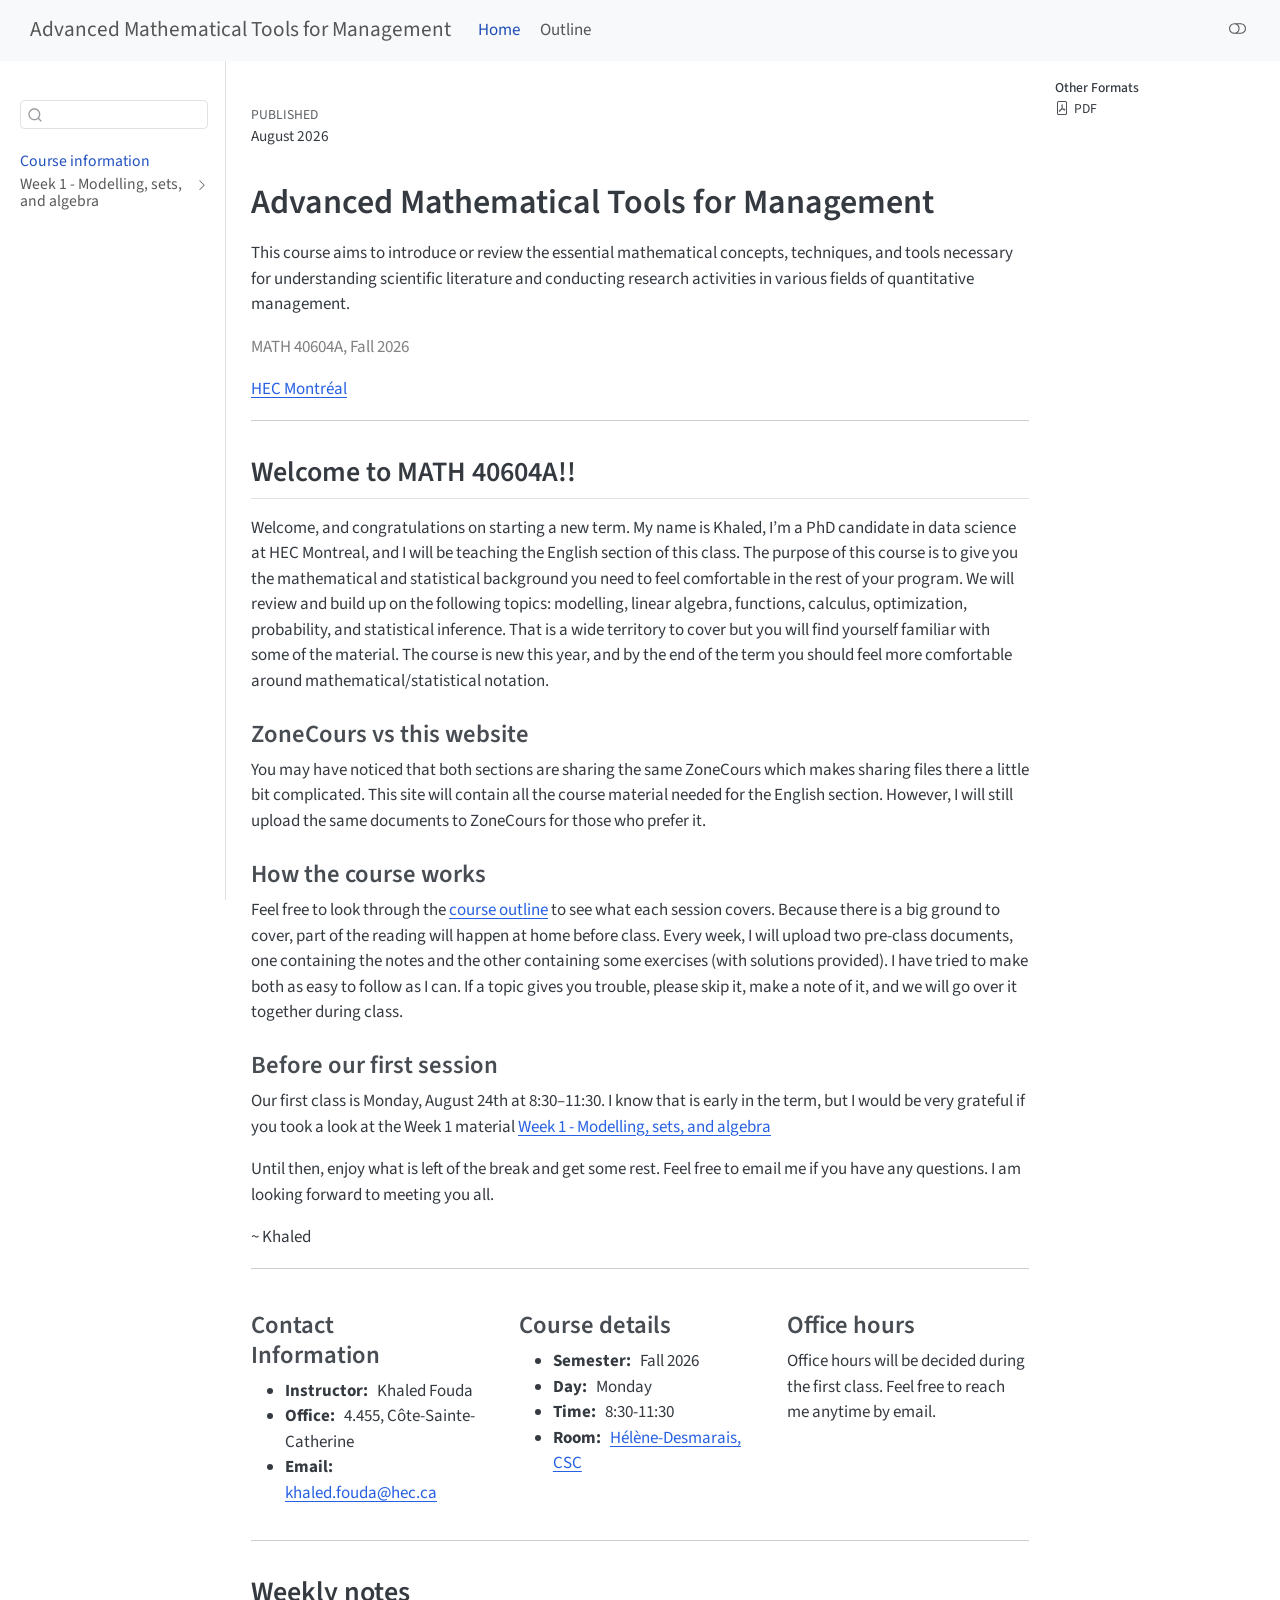
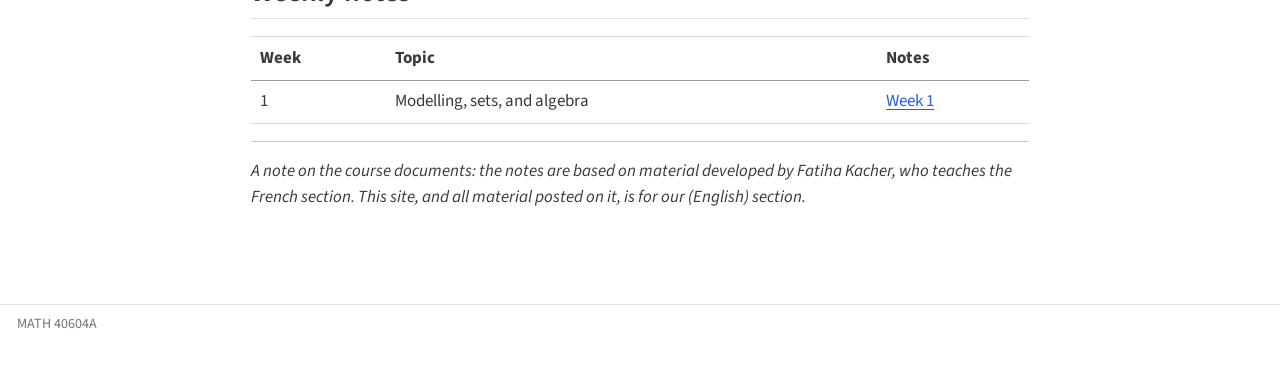
<file: index.html>
<!DOCTYPE html>
<html xmlns="http://www.w3.org/1999/xhtml" lang="en" xml:lang="en"><head>

<meta charset="utf-8">
<meta name="generator" content="quarto-1.10.18">

<meta name="viewport" content="width=device-width, initial-scale=1.0, user-scalable=yes">


<title>Advanced Mathematical Tools for Management</title>
<style>
/* Default styles provided by pandoc.
** See https://pandoc.org/MANUAL.html#variables-for-html for config info.
*/
span.smallcaps{font-variant: small-caps;}
div.columns{display: flex; gap: 1.5em;}
div.column{flex: auto;}
@media screen {
div.columns{gap: min(4vw, 1.5em);}
div.column{overflow-x: auto;}
}
div.hanging-indent{margin-left: 1.5em; text-indent: -1.5em;}
ul.task-list{list-style: none;}
ul.task-list li input[type="checkbox"] {
  width: 0.8em;
  margin: 0 0.8em 0.2em -1em; /* quarto-specific, see https://github.com/quarto-dev/quarto-cli/issues/4556 */ 
  vertical-align: middle;
}
</style>


<script src="site_libs/quarto-nav/quarto-nav.js"></script>
<script src="site_libs/quarto-nav/headroom.min.js"></script>
<script src="site_libs/clipboard/clipboard.min.js"></script>
<script src="site_libs/quarto-search/autocomplete.umd.js"></script>
<script src="site_libs/quarto-search/fuse.min.js"></script>
<script src="site_libs/quarto-search/quarto-search.js"></script>
<meta name="quarto:offset" content="./">
<script src="site_libs/quarto-html/quarto.js" type="module"></script>
<script src="site_libs/quarto-html/tabsets/tabsets.js" type="module"></script>
<script src="site_libs/quarto-html/popper.min.js"></script>
<script src="site_libs/quarto-html/tippy.umd.min.js"></script>
<script src="site_libs/quarto-html/anchor.min.js"></script>
<link href="site_libs/quarto-html/tippy.css" rel="stylesheet">
<link href="site_libs/quarto-html/quarto-syntax-highlighting-64a204ab8560d761af7679ceaba22944.css" rel="stylesheet" class="quarto-color-scheme" id="quarto-text-highlighting-styles">
<link href="site_libs/quarto-html/quarto-syntax-highlighting-dark-b85bc7c33db8c58e0ec93c3465666fed.css" rel="stylesheet" class="quarto-color-scheme quarto-color-alternate" id="quarto-text-highlighting-styles">
<link href="site_libs/quarto-html/quarto-syntax-highlighting-64a204ab8560d761af7679ceaba22944.css" rel="stylesheet" class="quarto-color-scheme-extra" id="quarto-text-highlighting-styles">
<script src="site_libs/bootstrap/bootstrap.min.js"></script>
<link href="site_libs/bootstrap/bootstrap-icons.css" rel="stylesheet">
<link href="site_libs/bootstrap/bootstrap-fcc7a1606f154e4ee54e016228565702.min.css" rel="stylesheet" append-hash="true" class="quarto-color-scheme" id="quarto-bootstrap" data-mode="light">
<link href="site_libs/bootstrap/bootstrap-dark-13b566219d82acbe343ece5a423bc09d.min.css" rel="stylesheet" append-hash="true" class="quarto-color-scheme quarto-color-alternate" id="quarto-bootstrap" data-mode="dark">
<link href="site_libs/bootstrap/bootstrap-fcc7a1606f154e4ee54e016228565702.min.css" rel="stylesheet" append-hash="true" class="quarto-color-scheme-extra" id="quarto-bootstrap" data-mode="light">
<link href="site_libs/quarto-contrib/fontawesome6-6.7.2/all.min.css" rel="stylesheet">
<link href="site_libs/quarto-contrib/fontawesome6-6.7.2/latex-fontsize.css" rel="stylesheet">
<script id="quarto-search-options" type="application/json">{
  "location": "sidebar",
  "copy-button": false,
  "collapse-after": 3,
  "panel-placement": "start",
  "type": "textbox",
  "limit": 50,
  "keyboard-shortcut": [
    "f",
    "/",
    "s"
  ],
  "language": {
    "search-no-results-text": "No results",
    "search-matching-documents-text": "matching documents",
    "search-copy-link-title": "Copy link to search",
    "search-hide-matches-text": "Hide additional matches",
    "search-more-match-text": "more match in this document",
    "search-more-matches-text": "more matches in this document",
    "search-clear-button-title": "Clear",
    "search-text-placeholder": "",
    "search-detached-cancel-button-title": "Cancel",
    "search-submit-button-title": "Submit",
    "search-label": "Search"
  }
}</script>


</head>

<body class="nav-sidebar docked nav-fixed quarto-light"><script id="quarto-html-before-body" type="application/javascript">
    const toggleBodyColorMode = (bsSheetEl) => {
      const mode = bsSheetEl.getAttribute("data-mode");
      const bodyEl = window.document.querySelector("body");
      if (mode === "dark") {
        bodyEl.classList.add("quarto-dark");
        bodyEl.classList.remove("quarto-light");
      } else {
        bodyEl.classList.add("quarto-light");
        bodyEl.classList.remove("quarto-dark");
      }
    }
    const toggleBodyColorPrimary = () => {
      const bsSheetEl = window.document.querySelector("link#quarto-bootstrap:not([rel=disabled-stylesheet])");
      if (bsSheetEl) {
        toggleBodyColorMode(bsSheetEl);
      }
    }
    const setColorSchemeToggle = (alternate) => {
      const toggles = window.document.querySelectorAll('.quarto-color-scheme-toggle');
      for (let i=0; i < toggles.length; i++) {
        const toggle = toggles[i];
        if (toggle) {
          if (alternate) {
            toggle.classList.add("alternate");
          } else {
            toggle.classList.remove("alternate");
          }
        }
      }
    };
    const toggleColorMode = (alternate) => {
      // Switch the stylesheets
      const primaryStylesheets = window.document.querySelectorAll('link.quarto-color-scheme:not(.quarto-color-alternate)');
      const alternateStylesheets = window.document.querySelectorAll('link.quarto-color-scheme.quarto-color-alternate');
      manageTransitions('#quarto-margin-sidebar .nav-link', false);
      if (alternate) {
        // note: dark is layered on light, we don't disable primary!
        enableStylesheet(alternateStylesheets);
        for (const sheetNode of alternateStylesheets) {
          if (sheetNode.id === "quarto-bootstrap") {
            toggleBodyColorMode(sheetNode);
          }
        }
      } else {
        disableStylesheet(alternateStylesheets);
        enableStylesheet(primaryStylesheets)
        toggleBodyColorPrimary();
      }
      manageTransitions('#quarto-margin-sidebar .nav-link', true);
      // Switch the toggles
      setColorSchemeToggle(alternate)
      // Hack to workaround the fact that safari doesn't
      // properly recolor the scrollbar when toggling (#1455)
      if (navigator.userAgent.indexOf('Safari') > 0 && navigator.userAgent.indexOf('Chrome') == -1) {
        manageTransitions("body", false);
        window.scrollTo(0, 1);
        setTimeout(() => {
          window.scrollTo(0, 0);
          manageTransitions("body", true);
        }, 40);
      }
    }
    const disableStylesheet = (stylesheets) => {
      for (let i=0; i < stylesheets.length; i++) {
        const stylesheet = stylesheets[i];
        stylesheet.rel = 'disabled-stylesheet';
      }
    }
    const enableStylesheet = (stylesheets) => {
      for (let i=0; i < stylesheets.length; i++) {
        const stylesheet = stylesheets[i];
        if(stylesheet.rel !== 'stylesheet') { // for Chrome, which will still FOUC without this check
          stylesheet.rel = 'stylesheet';
        }
      }
    }
    const manageTransitions = (selector, allowTransitions) => {
      const els = window.document.querySelectorAll(selector);
      for (let i=0; i < els.length; i++) {
        const el = els[i];
        if (allowTransitions) {
          el.classList.remove('notransition');
        } else {
          el.classList.add('notransition');
        }
      }
    }
    const isFileUrl = () => {
      return window.location.protocol === 'file:';
    }
    const hasAlternateSentinel = () => {
      let styleSentinel = getColorSchemeSentinel();
      if (styleSentinel !== null) {
        return styleSentinel === "alternate";
      } else {
        return false;
      }
    }
    const setStyleSentinel = (alternate) => {
      const value = alternate ? "alternate" : "default";
      if (!isFileUrl()) {
        window.localStorage.setItem("quarto-color-scheme", value);
      } else {
        localAlternateSentinel = value;
      }
    }
    const getColorSchemeSentinel = () => {
      if (!isFileUrl()) {
        const storageValue = window.localStorage.getItem("quarto-color-scheme");
        return storageValue != null ? storageValue : localAlternateSentinel;
      } else {
        return localAlternateSentinel;
      }
    }
    const toggleGiscusIfUsed = (isAlternate, darkModeDefault) => {
      const baseTheme = document.querySelector('#giscus-base-theme')?.value ?? 'light';
      const alternateTheme = document.querySelector('#giscus-alt-theme')?.value ?? 'dark';
      let newTheme = '';
      if(authorPrefersDark) {
        newTheme = isAlternate ? baseTheme : alternateTheme;
      } else {
        newTheme = isAlternate ? alternateTheme : baseTheme;
      }
      const changeGiscusTheme = () => {
        // From: https://github.com/giscus/giscus/issues/336
        const sendMessage = (message) => {
          const iframe = document.querySelector('iframe.giscus-frame');
          if (!iframe) return;
          iframe.contentWindow.postMessage({ giscus: message }, 'https://giscus.app');
        }
        sendMessage({
          setConfig: {
            theme: newTheme
          }
        });
      }
      const isGiscussLoaded = window.document.querySelector('iframe.giscus-frame') !== null;
      if (isGiscussLoaded) {
        changeGiscusTheme();
      }
    };
    const authorPrefersDark = false;
    const darkModeDefault = authorPrefersDark;
      document.querySelector('link#quarto-text-highlighting-styles.quarto-color-scheme-extra').rel = 'disabled-stylesheet';
      document.querySelector('link#quarto-bootstrap.quarto-color-scheme-extra').rel = 'disabled-stylesheet';
    let localAlternateSentinel = darkModeDefault ? 'alternate' : 'default';
    // Dark / light mode switch
    window.quartoToggleColorScheme = () => {
      // Read the current dark / light value
      let toAlternate = !hasAlternateSentinel();
      toggleColorMode(toAlternate);
      setStyleSentinel(toAlternate);
      toggleGiscusIfUsed(toAlternate, darkModeDefault);
      window.dispatchEvent(new Event('resize'));
    };
    // Switch to dark mode if need be
    if (hasAlternateSentinel()) {
      toggleColorMode(true);
    } else {
      toggleColorMode(false);
    }
  </script>

<div id="quarto-search-results"></div>
  <header id="quarto-header" class="headroom fixed-top">
    <nav class="navbar navbar-expand-lg " data-bs-theme="dark">
      <div class="navbar-container container-fluid">
      <div class="navbar-brand-container mx-auto">
    <a class="navbar-brand" href="./index.html">
    <span class="navbar-title">Advanced Mathematical Tools for Management</span>
    </a>
  </div>
          <button class="navbar-toggler" type="button" data-bs-toggle="collapse" data-bs-target="#navbarCollapse" aria-controls="navbarCollapse" role="menu" aria-expanded="false" aria-label="Toggle navigation" onclick="if (window.quartoToggleHeadroom) { window.quartoToggleHeadroom(); }">
  <span class="navbar-toggler-icon"></span>
</button>
          <div class="collapse navbar-collapse" id="navbarCollapse">
            <ul class="navbar-nav navbar-nav-scroll me-auto">
  <li class="nav-item">
    <a class="nav-link active" href="./index.html" aria-current="page"> 
<span class="menu-text">Home</span></a>
  </li>  
  <li class="nav-item">
    <a class="nav-link" href="./outline.html"> 
<span class="menu-text">Outline</span></a>
  </li>  
</ul>
          </div> <!-- /navcollapse -->
            <div class="quarto-navbar-tools">
  <a href="" class="quarto-color-scheme-toggle quarto-navigation-tool  px-1" onclick="window.quartoToggleColorScheme(); return false;" title="Toggle dark mode"><i class="bi"></i></a>
</div>
      </div> <!-- /container-fluid -->
    </nav>
  <nav class="quarto-secondary-nav">
    <div class="container-fluid d-flex">
      <button type="button" class="quarto-btn-toggle btn" data-bs-toggle="collapse" role="button" data-bs-target=".quarto-sidebar-collapse-item" aria-controls="quarto-sidebar" aria-expanded="false" aria-label="Toggle sidebar navigation" onclick="if (window.quartoToggleHeadroom) { window.quartoToggleHeadroom(); }">
        <i class="bi bi-layout-text-sidebar-reverse"></i>
      </button>
        <nav class="quarto-page-breadcrumbs" aria-label="breadcrumb"><ol class="breadcrumb"><li class="breadcrumb-item"><a href="./index.html">Course information</a></li></ol></nav>
        <a class="flex-grow-1" role="navigation" data-bs-toggle="collapse" data-bs-target=".quarto-sidebar-collapse-item" aria-controls="quarto-sidebar" aria-expanded="false" aria-label="Toggle sidebar navigation" onclick="if (window.quartoToggleHeadroom) { window.quartoToggleHeadroom(); }">      
        </a>
      <button type="button" class="btn quarto-search-button" aria-label="Search" onclick="window.quartoOpenSearch();">
        <i class="bi bi-search"></i>
      </button>
    </div>
  </nav>
</header>
<!-- content -->
<div id="quarto-content" class="quarto-container page-columns page-rows-contents page-layout-full page-navbar">
<!-- sidebar -->
  <nav id="quarto-sidebar" class="sidebar collapse collapse-horizontal quarto-sidebar-collapse-item sidebar-navigation docked overflow-auto">
        <div class="mt-2 flex-shrink-0 align-items-center">
        <div class="sidebar-search">
        <div id="quarto-search" class="" title="Search"></div>
        </div>
        </div>
    <div class="sidebar-menu-container"> 
    <ul class="list-unstyled mt-1">
        <li class="sidebar-item">
  <div class="sidebar-item-container"> 
  <a href="./index.html" class="sidebar-item-text sidebar-link active">
 <span class="menu-text">Course information</span></a>
  </div>
</li>
        <li class="sidebar-item sidebar-item-section">
      <div class="sidebar-item-container"> 
            <a href="./weeks/w01/index.html" class="sidebar-item-text sidebar-link">
 <span class="menu-text">Week 1 - Modelling, sets, and algebra</span></a>
          <a class="sidebar-item-toggle text-start collapsed" data-bs-toggle="collapse" data-bs-target="#quarto-sidebar-section-1" role="navigation" aria-expanded="false" aria-label="Toggle section">
            <i class="bi bi-chevron-right ms-2"></i>
          </a> 
      </div>
      <ul id="quarto-sidebar-section-1" class="collapse list-unstyled sidebar-section depth1 ">  
          <li class="sidebar-item">
  <div class="sidebar-item-container"> 
  <a href="./weeks/w01/w01-1-preclass.html" class="sidebar-item-text sidebar-link">
 <span class="menu-text">Week 1 - Pre-class notes</span></a>
  </div>
</li>
          <li class="sidebar-item">
  <div class="sidebar-item-container"> 
  <a href="./weeks/w01/w01-2-preclass-ex.html" class="sidebar-item-text sidebar-link">
 <span class="menu-text">Week 1 - Pre-class exercises</span></a>
  </div>
</li>
          <li class="sidebar-item">
  <div class="sidebar-item-container"> 
  <a href="./weeks/w01/w01-3-slides.pdf" class="sidebar-item-text sidebar-link">
 <span class="menu-text">Week 1 - Lecture slides (unannotated)</span></a>
  </div>
</li>
          <li class="sidebar-item">
  <div class="sidebar-item-container"> 
  <a href="./weeks/w01/w01-4-tutorial.html" class="sidebar-item-text sidebar-link">
 <span class="menu-text">Week 1 - Tutorial exercises</span></a>
  </div>
</li>
      </ul>
  </li>
    </ul>
    </div>
</nav>
<div id="quarto-sidebar-glass" class="quarto-sidebar-collapse-item" data-bs-toggle="collapse" data-bs-target=".quarto-sidebar-collapse-item"></div>
<!-- margin-sidebar -->
    <div id="quarto-margin-sidebar" class="sidebar margin-sidebar">
    <div class="quarto-alternate-formats"><h2>Other Formats</h2><ul><li><a href="index.pdf"><i class="bi bi-file-pdf"></i>PDF</a></li></ul></div></div>
<!-- main -->
<main class="content column-body" id="quarto-document-content">


<header id="title-block-header" class="quarto-title-block default">
<div class="quarto-title">
</div>



<div class="quarto-title-meta column-body">

    
    <div>
    <div class="quarto-title-meta-heading">Published</div>
    <div class="quarto-title-meta-contents">
      <p class="date">August 2026</p>
    </div>
  </div>
  
    
  </div>
  


</header>


<section id="b58fc729-690b-4000-b19f-365a4093b2ff7b7b3c2076617220636f757273652e7469746c653e7d7d" class="level1 unnumbered">
<h1 class="unnumbered">Advanced Mathematical Tools for Management</h1>
<p>This course aims to introduce or review the essential mathematical concepts, techniques, and tools necessary for understanding scientific literature and conducting research activities in various fields of quantitative management.</p>
<div style="color: gray;">
<p>MATH 40604A, Fall 2026</p>
<p><a href="https://www.hec.ca">HEC Montréal</a></p>
</div>
<hr>
<section id="welcome-to-math-40604a" class="level2 unnumbered">
<h2 class="unnumbered anchored" data-anchor-id="welcome-to-math-40604a">Welcome to MATH 40604A!!</h2>
<p>Welcome, and congratulations on starting a new term. My name is Khaled, I’m a PhD candidate in data science at HEC Montreal, and I will be teaching the English section of this class. The purpose of this course is to give you the mathematical and statistical background you need to feel comfortable in the rest of your program. We will review and build up on the following topics: modelling, linear algebra, functions, calculus, optimization, probability, and statistical inference. That is a wide territory to cover but you will find yourself familiar with some of the material. The course is new this year, and by the end of the term you should feel more comfortable around mathematical/statistical notation.</p>
<section id="zonecours-vs-this-website" class="level3 unnumbered">
<h3 class="unnumbered anchored" data-anchor-id="zonecours-vs-this-website">ZoneCours vs this website</h3>
<p>You may have noticed that both sections are sharing the same ZoneCours which makes sharing files there a little bit complicated. This site will contain all the course material needed for the English section. However, I will still upload the same documents to ZoneCours for those who prefer it.</p>
</section>
<section id="how-the-course-works" class="level3 unnumbered">
<h3 class="unnumbered anchored" data-anchor-id="how-the-course-works">How the course works</h3>
<p>Feel free to look through the <a href="https://khaledfouda.github.io/MATH40604/outline.html">course outline</a> to see what each session covers. Because there is a big ground to cover, part of the reading will happen at home before class. Every week, I will upload two pre-class documents, one containing the notes and the other containing some exercises (with solutions provided). I have tried to make both as easy to follow as I can. If a topic gives you trouble, please skip it, make a note of it, and we will go over it together during class.</p>
</section>
<section id="before-our-first-session" class="level3 unnumbered">
<h3 class="unnumbered anchored" data-anchor-id="before-our-first-session">Before our first session</h3>
<p>Our first class is Monday, August 24th at 8:30–11:30. I know that is early in the term, but I would be very grateful if you took a look at the Week 1 material <a href="https://khaledfouda.github.io/MATH40604/weeks/w01/index.html">Week 1 - Modelling, sets, and algebra</a></p>
<p>Until then, enjoy what is left of the break and get some rest. Feel free to email me if you have any questions. I am looking forward to meeting you all.</p>
<p>~ Khaled</p>
<hr>
<div class="home">
<div class="grid">
<!-- ::: {.g-col-12 .g-col-md-4} -->
<!-- ### Instructor {.unnumbered} -->
<!-- -  &nbsp; Khaled Fouda -->
<!-- -  &nbsp; 4.455, Côte-Sainte-Catherine -->
<!-- -  &nbsp; <a href='mailto:khaled.fouda@hec.ca'>khaled.fouda@hec.ca</a> -->
<!-- ::: -->
<!-- ::: {.g-col-12 .g-col-sm-6 .g-col-md-4} -->
<!-- ### Course details {.unnumbered} -->
<!-- -  &nbsp; Fall 2026 -->
<!-- -  &nbsp; Monday -->
<!-- -  &nbsp; 8:30-11:30 -->
<!-- -  &nbsp; Hélène-Desmarais, CSC -->
<!-- ::: -->
<section id="contact-information" class="level3 unnumbered g-col-12 g-col-md-4">
<h3 class="unnumbered anchored" data-anchor-id="contact-information">Contact Information</h3>
<ul>
<li><strong>Instructor:</strong> &nbsp; Khaled Fouda</li>
<li><strong>Office:</strong> &nbsp; 4.455, Côte-Sainte-Catherine</li>
<li><strong>Email:</strong> &nbsp; <a href="mailto:khaled.fouda@hec.ca">khaled.fouda@hec.ca</a></li>
</ul>
</section>
<section id="course-details" class="level3 unnumbered g-col-12 g-col-md-4">
<h3 class="unnumbered anchored" data-anchor-id="course-details">Course details</h3>
<ul>
<li><strong>Semester:</strong> &nbsp; Fall 2026</li>
<li><strong>Day:</strong> &nbsp; Monday</li>
<li><strong>Time:</strong> &nbsp; 8:30-11:30</li>
<li><strong>Room:</strong> &nbsp; <a href="https://www.hec.ca/campus/cote_sainte_catherine/1er_etage/salles_cours/hdesmarais.html">Hélène-Desmarais, CSC</a></li>
</ul>
</section>
<section id="office-hours" class="level3 unnumbered g-col-12 g-col-md-4">
<h3 class="unnumbered anchored" data-anchor-id="office-hours">Office hours</h3>
<p>Office hours will be decided during the first class. Feel free to reach me anytime by email.</p>
</section>
</div>
</div>
<hr>
</section>
</section>
<section id="weekly-notes" class="level2 unnumbered">
<h2 class="unnumbered anchored" data-anchor-id="weekly-notes">Weekly notes</h2>
<table class="caption-top table">
<thead>
<tr class="header">
<th>Week</th>
<th>Topic</th>
<th>Notes</th>
</tr>
</thead>
<tbody>
<tr class="odd">
<td>1</td>
<td>Modelling, sets, and algebra</td>
<td><a href="./weeks/w01/index.html">Week 1</a></td>
</tr>
</tbody>
</table>
<hr>
<p><em>A note on the course documents: the notes are based on material developed by Fatiha Kacher, who teaches the French section. This site, and all material posted on it, is for our (English) section.</em></p>


</section>
</section>

</main> <!-- /main -->
<script id="quarto-html-after-body" type="application/javascript">
  window.document.addEventListener("DOMContentLoaded", function (event) {
    // Ensure there is a toggle, if there isn't float one in the top right
    if (window.document.querySelector('.quarto-color-scheme-toggle') === null) {
      const a = window.document.createElement('a');
      a.classList.add('top-right');
      a.classList.add('quarto-color-scheme-toggle');
      a.href = "";
      a.onclick = function() { try { window.quartoToggleColorScheme(); } catch {} return false; };
      const i = window.document.createElement("i");
      i.classList.add('bi');
      a.appendChild(i);
      window.document.body.appendChild(a);
    }
    setColorSchemeToggle(hasAlternateSentinel())
    const icon = "";
    const anchorJS = new window.AnchorJS();
    anchorJS.options = {
      placement: 'right',
      icon: icon
    };
    anchorJS.add('.anchored');
    const isCodeAnnotation = (el) => {
      for (const clz of el.classList) {
        if (clz.startsWith('code-annotation-')) {                     
          return true;
        }
      }
      return false;
    }
    const onCopySuccess = function(e) {
      // button target
      const button = e.trigger;
      // don't keep focus
      button.blur();
      // flash "checked"
      button.classList.add('code-copy-button-checked');
      var currentTitle = button.getAttribute("title");
      button.setAttribute("title", "Copied!");
      let tooltip;
      if (window.bootstrap) {
        button.setAttribute("data-bs-toggle", "tooltip");
        button.setAttribute("data-bs-placement", "left");
        button.setAttribute("data-bs-title", "Copied!");
        tooltip = new bootstrap.Tooltip(button, 
          { trigger: "manual", 
            customClass: "code-copy-button-tooltip",
            offset: [0, -8]});
        tooltip.show();    
      }
      setTimeout(function() {
        if (tooltip) {
          tooltip.hide();
          button.removeAttribute("data-bs-title");
          button.removeAttribute("data-bs-toggle");
          button.removeAttribute("data-bs-placement");
        }
        button.setAttribute("title", currentTitle);
        button.classList.remove('code-copy-button-checked');
      }, 1000);
      // clear code selection
      e.clearSelection();
    }
    const getTextToCopy = function(trigger) {
      const outerScaffold = trigger.parentElement.cloneNode(true);
      const codeEl = outerScaffold.querySelector('code');
      for (const childEl of codeEl.children) {
        if (isCodeAnnotation(childEl)) {
          childEl.remove();
        }
      }
      return codeEl.innerText;
    }
    const clipboard = new window.ClipboardJS('.code-copy-button:not([data-in-quarto-modal])', {
      text: getTextToCopy
    });
    clipboard.on('success', onCopySuccess);
    if (window.document.getElementById('quarto-embedded-source-code-modal')) {
      const clipboardModal = new window.ClipboardJS('.code-copy-button[data-in-quarto-modal]', {
        text: getTextToCopy,
        container: window.document.getElementById('quarto-embedded-source-code-modal')
      });
      clipboardModal.on('success', onCopySuccess);
    }
      var localhostRegex = new RegExp(/^(?:http|https):\/\/localhost\:?[0-9]*\//);
      var mailtoRegex = new RegExp(/^mailto:/);
        var filterRegex = new RegExp("https:\/\/khaledfouda\.github\.io\/MATH40604\/");
      var isInternal = (href) => {
          return filterRegex.test(href) || localhostRegex.test(href) || mailtoRegex.test(href);
      }
      // Inspect non-navigation links and adorn them if external
     var links = window.document.querySelectorAll('a[href]:not(.nav-link):not(.navbar-brand):not(.toc-action):not(.sidebar-link):not(.sidebar-item-toggle):not(.pagination-link):not(.no-external):not([aria-hidden]):not(.dropdown-item):not(.quarto-navigation-tool):not(.about-link)');
      for (var i=0; i<links.length; i++) {
        const link = links[i];
        if (!isInternal(link.href)) {
          // undo the damage that might have been done by quarto-nav.js in the case of
          // links that we want to consider external
          if (link.dataset.originalHref !== undefined) {
            link.href = link.dataset.originalHref;
          }
        }
      }
    function tippyHover(el, contentFn, onTriggerFn, onUntriggerFn) {
      const config = {
        allowHTML: true,
        maxWidth: 500,
        delay: 100,
        arrow: false,
        appendTo: function(el) {
            return el.parentElement;
        },
        interactive: true,
        interactiveBorder: 10,
        theme: 'quarto',
        placement: 'bottom-start',
      };
      if (contentFn) {
        config.content = contentFn;
      }
      if (onTriggerFn) {
        config.onTrigger = onTriggerFn;
      }
      if (onUntriggerFn) {
        config.onUntrigger = onUntriggerFn;
      }
      window.tippy(el, config); 
    }
    const noterefs = window.document.querySelectorAll('a[role="doc-noteref"]');
    for (var i=0; i<noterefs.length; i++) {
      const ref = noterefs[i];
      tippyHover(ref, function() {
        // use id or data attribute instead here
        let href = ref.getAttribute('data-footnote-href') || ref.getAttribute('href');
        try { href = new URL(href).hash; } catch {}
        const id = href.replace(/^#\/?/, "");
        const note = window.document.getElementById(id);
        if (note) {
          return note.innerHTML;
        } else {
          return "";
        }
      });
    }
    const xrefs = window.document.querySelectorAll('a.quarto-xref');
    const processXRef = (id, note) => {
      // Strip column container classes
      const stripColumnClz = (el) => {
        el.classList.remove("page-full", "page-columns");
        if (el.children) {
          for (const child of el.children) {
            stripColumnClz(child);
          }
        }
      }
      stripColumnClz(note)
      if (id === null || id.startsWith('sec-')) {
        // Special case sections, only their first couple elements
        const container = document.createElement("div");
        if (note.children && note.children.length > 2) {
          container.appendChild(note.children[0].cloneNode(true));
          for (let i = 1; i < note.children.length; i++) {
            const child = note.children[i];
            if (child.tagName === "P" && child.innerText === "") {
              continue;
            } else {
              container.appendChild(child.cloneNode(true));
              break;
            }
          }
          if (window.Quarto?.typesetMath) {
            window.Quarto.typesetMath(container);
          }
          return container.innerHTML
        } else {
          if (window.Quarto?.typesetMath) {
            window.Quarto.typesetMath(note);
          }
          return note.innerHTML;
        }
      } else {
        // Remove any anchor links if they are present
        const anchorLink = note.querySelector('a.anchorjs-link');
        if (anchorLink) {
          anchorLink.remove();
        }
        if (window.Quarto?.typesetMath) {
          window.Quarto.typesetMath(note);
        }
        if (note.classList.contains("callout")) {
          return note.outerHTML;
        } else {
          return note.innerHTML;
        }
      }
    }
    for (var i=0; i<xrefs.length; i++) {
      const xref = xrefs[i];
      tippyHover(xref, undefined, function(instance) {
        instance.disable();
        let url = xref.getAttribute('href');
        let hash = undefined; 
        if (url.startsWith('#')) {
          hash = url;
        } else {
          try { hash = new URL(url).hash; } catch {}
        }
        if (hash) {
          const id = hash.replace(/^#\/?/, "");
          const note = window.document.getElementById(id);
          if (note !== null) {
            try {
              const html = processXRef(id, note.cloneNode(true));
              instance.setContent(html);
            } finally {
              instance.enable();
              instance.show();
            }
          } else {
            // See if we can fetch this
            fetch(url.split('#')[0])
            .then(res => res.text())
            .then(html => {
              const parser = new DOMParser();
              const htmlDoc = parser.parseFromString(html, "text/html");
              const note = htmlDoc.getElementById(id);
              if (note !== null) {
                const html = processXRef(id, note);
                instance.setContent(html);
              } 
            }).finally(() => {
              instance.enable();
              instance.show();
            });
          }
        } else {
          // See if we can fetch a full url (with no hash to target)
          // This is a special case and we should probably do some content thinning / targeting
          fetch(url)
          .then(res => res.text())
          .then(html => {
            const parser = new DOMParser();
            const htmlDoc = parser.parseFromString(html, "text/html");
            const note = htmlDoc.querySelector('main.content');
            if (note !== null) {
              // This should only happen for chapter cross references
              // (since there is no id in the URL)
              // remove the first header
              if (note.children.length > 0 && note.children[0].tagName === "HEADER") {
                note.children[0].remove();
              }
              const html = processXRef(null, note);
              instance.setContent(html);
            } 
          }).finally(() => {
            instance.enable();
            instance.show();
          });
        }
      }, function(instance) {
      });
    }
        let selectedAnnoteEl;
        const selectorForAnnotation = ( cell, annotation) => {
          let cellAttr = 'data-code-cell="' + cell + '"';
          let lineAttr = 'data-code-annotation="' +  annotation + '"';
          const selector = 'span[' + cellAttr + '][' + lineAttr + ']';
          return selector;
        }
        const selectCodeLines = (annoteEl) => {
          const doc = window.document;
          const targetCell = annoteEl.getAttribute("data-target-cell");
          const targetAnnotation = annoteEl.getAttribute("data-target-annotation");
          const annoteSpan = window.document.querySelector(selectorForAnnotation(targetCell, targetAnnotation));
          const lines = annoteSpan.getAttribute("data-code-lines").split(",");
          const lineIds = lines.map((line) => {
            return targetCell + "-" + line;
          })
          let top = null;
          let height = null;
          let parent = null;
          if (lineIds.length > 0) {
              //compute the position of the single el (top and bottom and make a div)
              const el = window.document.getElementById(lineIds[0]);
              top = el.offsetTop;
              height = el.offsetHeight;
              parent = el.parentElement.parentElement;
            if (lineIds.length > 1) {
              const lastEl = window.document.getElementById(lineIds[lineIds.length - 1]);
              const bottom = lastEl.offsetTop + lastEl.offsetHeight;
              height = bottom - top;
            }
            if (top !== null && height !== null && parent !== null) {
              // cook up a div (if necessary) and position it 
              let div = window.document.getElementById("code-annotation-line-highlight");
              if (div === null) {
                div = window.document.createElement("div");
                div.setAttribute("id", "code-annotation-line-highlight");
                div.style.position = 'absolute';
                parent.appendChild(div);
              }
              div.style.top = top - 2 + "px";
              div.style.height = height + 4 + "px";
              div.style.left = 0;
              let gutterDiv = window.document.getElementById("code-annotation-line-highlight-gutter");
              if (gutterDiv === null) {
                gutterDiv = window.document.createElement("div");
                gutterDiv.setAttribute("id", "code-annotation-line-highlight-gutter");
                gutterDiv.style.position = 'absolute';
                const codeCell = window.document.getElementById(targetCell);
                const gutter = codeCell.querySelector('.code-annotation-gutter');
                gutter.appendChild(gutterDiv);
              }
              gutterDiv.style.top = top - 2 + "px";
              gutterDiv.style.height = height + 4 + "px";
            }
            selectedAnnoteEl = annoteEl;
          }
        };
        const unselectCodeLines = () => {
          const elementsIds = ["code-annotation-line-highlight", "code-annotation-line-highlight-gutter"];
          elementsIds.forEach((elId) => {
            const div = window.document.getElementById(elId);
            if (div) {
              div.remove();
            }
          });
          selectedAnnoteEl = undefined;
        };
          // Handle positioning of the toggle
      window.addEventListener(
        "resize",
        throttle(() => {
          elRect = undefined;
          if (selectedAnnoteEl) {
            selectCodeLines(selectedAnnoteEl);
          }
        }, 10)
      );
      function throttle(fn, ms) {
      let throttle = false;
      let timer;
        return (...args) => {
          if(!throttle) { // first call gets through
              fn.apply(this, args);
              throttle = true;
          } else { // all the others get throttled
              if(timer) clearTimeout(timer); // cancel #2
              timer = setTimeout(() => {
                fn.apply(this, args);
                timer = throttle = false;
              }, ms);
          }
        };
      }
        // Attach click handler to the DT
        const annoteDls = window.document.querySelectorAll('dt[data-target-cell]');
        for (const annoteDlNode of annoteDls) {
          annoteDlNode.addEventListener('click', (event) => {
            const clickedEl = event.target;
            if (clickedEl !== selectedAnnoteEl) {
              unselectCodeLines();
              const activeEl = window.document.querySelector('dt[data-target-cell].code-annotation-active');
              if (activeEl) {
                activeEl.classList.remove('code-annotation-active');
              }
              selectCodeLines(clickedEl);
              clickedEl.classList.add('code-annotation-active');
            } else {
              // Unselect the line
              unselectCodeLines();
              clickedEl.classList.remove('code-annotation-active');
            }
          });
        }
    const findCites = (el) => {
      const parentEl = el.parentElement;
      if (parentEl) {
        const cites = parentEl.dataset.cites;
        if (cites) {
          return {
            el,
            cites: cites.split(' ')
          };
        } else {
          return findCites(el.parentElement)
        }
      } else {
        return undefined;
      }
    };
    var bibliorefs = window.document.querySelectorAll('a[role="doc-biblioref"]');
    for (var i=0; i<bibliorefs.length; i++) {
      const ref = bibliorefs[i];
      const citeInfo = findCites(ref);
      if (citeInfo) {
        tippyHover(citeInfo.el, function() {
          var popup = window.document.createElement('div');
          citeInfo.cites.forEach(function(cite) {
            var citeDiv = window.document.createElement('div');
            citeDiv.classList.add('hanging-indent');
            citeDiv.classList.add('csl-entry');
            var biblioDiv = window.document.getElementById('ref-' + cite);
            if (biblioDiv) {
              citeDiv.innerHTML = biblioDiv.innerHTML;
            }
            popup.appendChild(citeDiv);
          });
          return popup.innerHTML;
        });
      }
    }
  });
  </script>
</div> <!-- /content -->
<footer class="footer">
  <div class="nav-footer">
    <div class="nav-footer-left">
<p>MATH 40604A</p>
</div>   
    <div class="nav-footer-center">
      &nbsp;
    </div>
    <div class="nav-footer-right">
      &nbsp;
    </div>
  </div>
</footer>




</body></html>
</file>
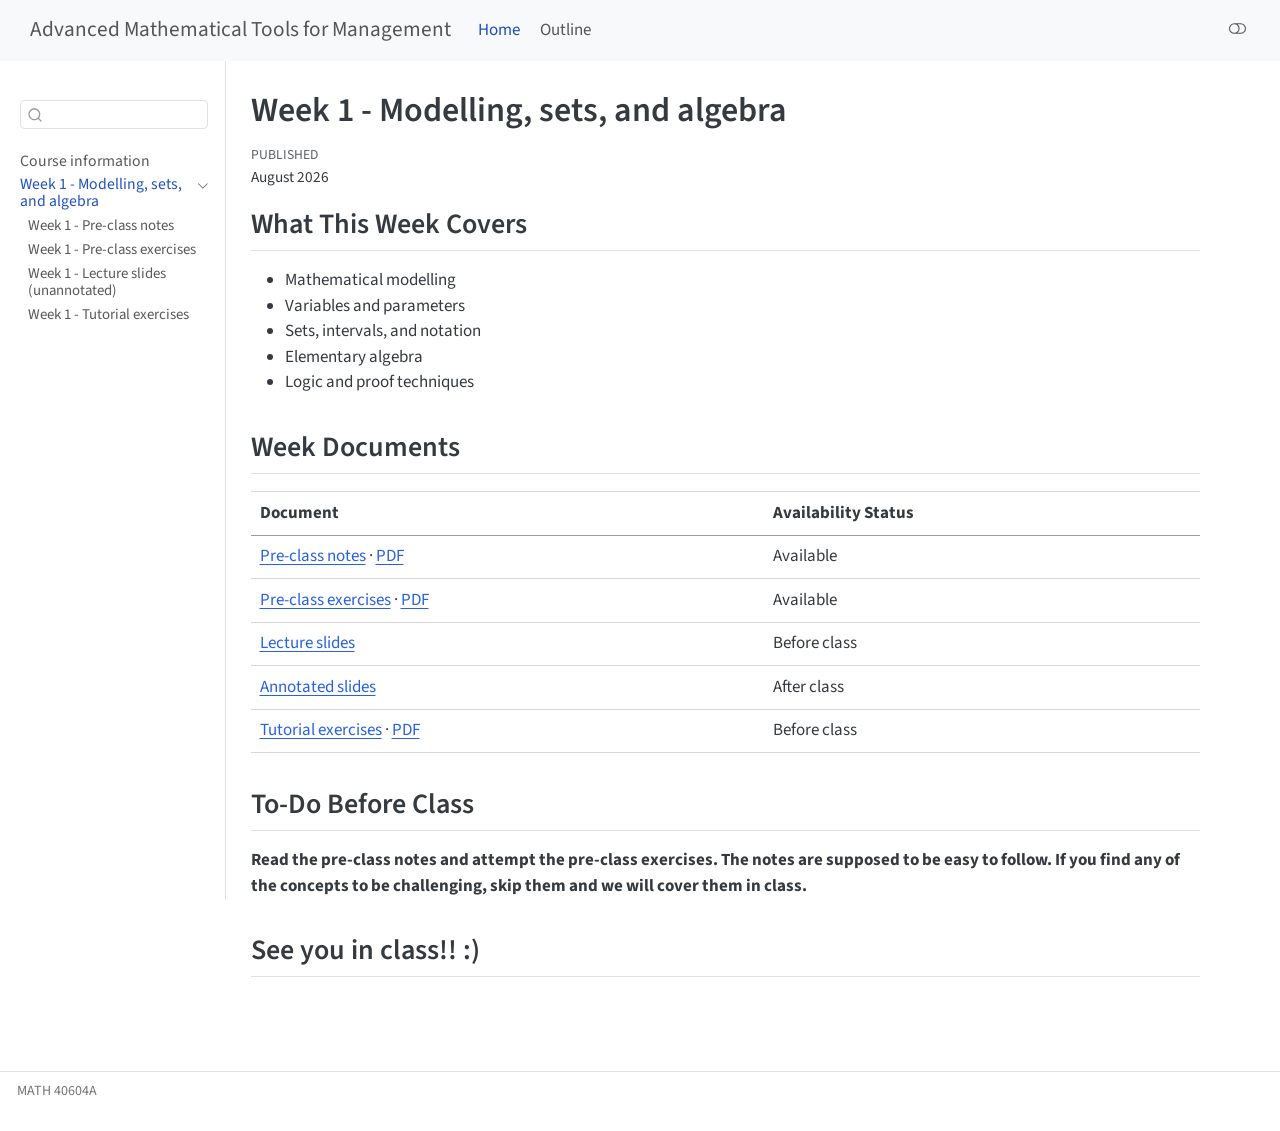
<file: weeks/w01/index.html>
<!DOCTYPE html>
<html xmlns="http://www.w3.org/1999/xhtml" lang="en" xml:lang="en"><head>

<meta charset="utf-8">
<meta name="generator" content="quarto-1.10.18">

<meta name="viewport" content="width=device-width, initial-scale=1.0, user-scalable=yes">


<title>Week 1 - Modelling, sets, and algebra – Advanced Mathematical Tools for Management</title>
<style>
/* Default styles provided by pandoc.
** See https://pandoc.org/MANUAL.html#variables-for-html for config info.
*/
span.smallcaps{font-variant: small-caps;}
div.columns{display: flex; gap: 1.5em;}
div.column{flex: auto;}
@media screen {
div.columns{gap: min(4vw, 1.5em);}
div.column{overflow-x: auto;}
}
div.hanging-indent{margin-left: 1.5em; text-indent: -1.5em;}
ul.task-list{list-style: none;}
ul.task-list li input[type="checkbox"] {
  width: 0.8em;
  margin: 0 0.8em 0.2em -1em; /* quarto-specific, see https://github.com/quarto-dev/quarto-cli/issues/4556 */ 
  vertical-align: middle;
}
</style>


<script src="../../site_libs/quarto-nav/quarto-nav.js"></script>
<script src="../../site_libs/quarto-nav/headroom.min.js"></script>
<script src="../../site_libs/clipboard/clipboard.min.js"></script>
<script src="../../site_libs/quarto-search/autocomplete.umd.js"></script>
<script src="../../site_libs/quarto-search/fuse.min.js"></script>
<script src="../../site_libs/quarto-search/quarto-search.js"></script>
<meta name="quarto:offset" content="../../">
<script src="../../site_libs/quarto-html/quarto.js" type="module"></script>
<script src="../../site_libs/quarto-html/tabsets/tabsets.js" type="module"></script>
<script src="../../site_libs/quarto-html/popper.min.js"></script>
<script src="../../site_libs/quarto-html/tippy.umd.min.js"></script>
<script src="../../site_libs/quarto-html/anchor.min.js"></script>
<link href="../../site_libs/quarto-html/tippy.css" rel="stylesheet">
<link href="../../site_libs/quarto-html/quarto-syntax-highlighting-64a204ab8560d761af7679ceaba22944.css" rel="stylesheet" class="quarto-color-scheme" id="quarto-text-highlighting-styles">
<link href="../../site_libs/quarto-html/quarto-syntax-highlighting-dark-b85bc7c33db8c58e0ec93c3465666fed.css" rel="stylesheet" class="quarto-color-scheme quarto-color-alternate" id="quarto-text-highlighting-styles">
<link href="../../site_libs/quarto-html/quarto-syntax-highlighting-64a204ab8560d761af7679ceaba22944.css" rel="stylesheet" class="quarto-color-scheme-extra" id="quarto-text-highlighting-styles">
<script src="../../site_libs/bootstrap/bootstrap.min.js"></script>
<link href="../../site_libs/bootstrap/bootstrap-icons.css" rel="stylesheet">
<link href="../../site_libs/bootstrap/bootstrap-fcc7a1606f154e4ee54e016228565702.min.css" rel="stylesheet" append-hash="true" class="quarto-color-scheme" id="quarto-bootstrap" data-mode="light">
<link href="../../site_libs/bootstrap/bootstrap-dark-13b566219d82acbe343ece5a423bc09d.min.css" rel="stylesheet" append-hash="true" class="quarto-color-scheme quarto-color-alternate" id="quarto-bootstrap" data-mode="dark">
<link href="../../site_libs/bootstrap/bootstrap-fcc7a1606f154e4ee54e016228565702.min.css" rel="stylesheet" append-hash="true" class="quarto-color-scheme-extra" id="quarto-bootstrap" data-mode="light">
<script id="quarto-search-options" type="application/json">{
  "location": "sidebar",
  "copy-button": false,
  "collapse-after": 3,
  "panel-placement": "start",
  "type": "textbox",
  "limit": 50,
  "keyboard-shortcut": [
    "f",
    "/",
    "s"
  ],
  "language": {
    "search-no-results-text": "No results",
    "search-matching-documents-text": "matching documents",
    "search-copy-link-title": "Copy link to search",
    "search-hide-matches-text": "Hide additional matches",
    "search-more-match-text": "more match in this document",
    "search-more-matches-text": "more matches in this document",
    "search-clear-button-title": "Clear",
    "search-text-placeholder": "",
    "search-detached-cancel-button-title": "Cancel",
    "search-submit-button-title": "Submit",
    "search-label": "Search"
  }
}</script>


</head>

<body class="nav-sidebar docked nav-fixed fullcontent quarto-light"><script id="quarto-html-before-body" type="application/javascript">
    const toggleBodyColorMode = (bsSheetEl) => {
      const mode = bsSheetEl.getAttribute("data-mode");
      const bodyEl = window.document.querySelector("body");
      if (mode === "dark") {
        bodyEl.classList.add("quarto-dark");
        bodyEl.classList.remove("quarto-light");
      } else {
        bodyEl.classList.add("quarto-light");
        bodyEl.classList.remove("quarto-dark");
      }
    }
    const toggleBodyColorPrimary = () => {
      const bsSheetEl = window.document.querySelector("link#quarto-bootstrap:not([rel=disabled-stylesheet])");
      if (bsSheetEl) {
        toggleBodyColorMode(bsSheetEl);
      }
    }
    const setColorSchemeToggle = (alternate) => {
      const toggles = window.document.querySelectorAll('.quarto-color-scheme-toggle');
      for (let i=0; i < toggles.length; i++) {
        const toggle = toggles[i];
        if (toggle) {
          if (alternate) {
            toggle.classList.add("alternate");
          } else {
            toggle.classList.remove("alternate");
          }
        }
      }
    };
    const toggleColorMode = (alternate) => {
      // Switch the stylesheets
      const primaryStylesheets = window.document.querySelectorAll('link.quarto-color-scheme:not(.quarto-color-alternate)');
      const alternateStylesheets = window.document.querySelectorAll('link.quarto-color-scheme.quarto-color-alternate');
      manageTransitions('#quarto-margin-sidebar .nav-link', false);
      if (alternate) {
        // note: dark is layered on light, we don't disable primary!
        enableStylesheet(alternateStylesheets);
        for (const sheetNode of alternateStylesheets) {
          if (sheetNode.id === "quarto-bootstrap") {
            toggleBodyColorMode(sheetNode);
          }
        }
      } else {
        disableStylesheet(alternateStylesheets);
        enableStylesheet(primaryStylesheets)
        toggleBodyColorPrimary();
      }
      manageTransitions('#quarto-margin-sidebar .nav-link', true);
      // Switch the toggles
      setColorSchemeToggle(alternate)
      // Hack to workaround the fact that safari doesn't
      // properly recolor the scrollbar when toggling (#1455)
      if (navigator.userAgent.indexOf('Safari') > 0 && navigator.userAgent.indexOf('Chrome') == -1) {
        manageTransitions("body", false);
        window.scrollTo(0, 1);
        setTimeout(() => {
          window.scrollTo(0, 0);
          manageTransitions("body", true);
        }, 40);
      }
    }
    const disableStylesheet = (stylesheets) => {
      for (let i=0; i < stylesheets.length; i++) {
        const stylesheet = stylesheets[i];
        stylesheet.rel = 'disabled-stylesheet';
      }
    }
    const enableStylesheet = (stylesheets) => {
      for (let i=0; i < stylesheets.length; i++) {
        const stylesheet = stylesheets[i];
        if(stylesheet.rel !== 'stylesheet') { // for Chrome, which will still FOUC without this check
          stylesheet.rel = 'stylesheet';
        }
      }
    }
    const manageTransitions = (selector, allowTransitions) => {
      const els = window.document.querySelectorAll(selector);
      for (let i=0; i < els.length; i++) {
        const el = els[i];
        if (allowTransitions) {
          el.classList.remove('notransition');
        } else {
          el.classList.add('notransition');
        }
      }
    }
    const isFileUrl = () => {
      return window.location.protocol === 'file:';
    }
    const hasAlternateSentinel = () => {
      let styleSentinel = getColorSchemeSentinel();
      if (styleSentinel !== null) {
        return styleSentinel === "alternate";
      } else {
        return false;
      }
    }
    const setStyleSentinel = (alternate) => {
      const value = alternate ? "alternate" : "default";
      if (!isFileUrl()) {
        window.localStorage.setItem("quarto-color-scheme", value);
      } else {
        localAlternateSentinel = value;
      }
    }
    const getColorSchemeSentinel = () => {
      if (!isFileUrl()) {
        const storageValue = window.localStorage.getItem("quarto-color-scheme");
        return storageValue != null ? storageValue : localAlternateSentinel;
      } else {
        return localAlternateSentinel;
      }
    }
    const toggleGiscusIfUsed = (isAlternate, darkModeDefault) => {
      const baseTheme = document.querySelector('#giscus-base-theme')?.value ?? 'light';
      const alternateTheme = document.querySelector('#giscus-alt-theme')?.value ?? 'dark';
      let newTheme = '';
      if(authorPrefersDark) {
        newTheme = isAlternate ? baseTheme : alternateTheme;
      } else {
        newTheme = isAlternate ? alternateTheme : baseTheme;
      }
      const changeGiscusTheme = () => {
        // From: https://github.com/giscus/giscus/issues/336
        const sendMessage = (message) => {
          const iframe = document.querySelector('iframe.giscus-frame');
          if (!iframe) return;
          iframe.contentWindow.postMessage({ giscus: message }, 'https://giscus.app');
        }
        sendMessage({
          setConfig: {
            theme: newTheme
          }
        });
      }
      const isGiscussLoaded = window.document.querySelector('iframe.giscus-frame') !== null;
      if (isGiscussLoaded) {
        changeGiscusTheme();
      }
    };
    const authorPrefersDark = false;
    const darkModeDefault = authorPrefersDark;
      document.querySelector('link#quarto-text-highlighting-styles.quarto-color-scheme-extra').rel = 'disabled-stylesheet';
      document.querySelector('link#quarto-bootstrap.quarto-color-scheme-extra').rel = 'disabled-stylesheet';
    let localAlternateSentinel = darkModeDefault ? 'alternate' : 'default';
    // Dark / light mode switch
    window.quartoToggleColorScheme = () => {
      // Read the current dark / light value
      let toAlternate = !hasAlternateSentinel();
      toggleColorMode(toAlternate);
      setStyleSentinel(toAlternate);
      toggleGiscusIfUsed(toAlternate, darkModeDefault);
      window.dispatchEvent(new Event('resize'));
    };
    // Switch to dark mode if need be
    if (hasAlternateSentinel()) {
      toggleColorMode(true);
    } else {
      toggleColorMode(false);
    }
  </script>

<div id="quarto-search-results"></div>
  <header id="quarto-header" class="headroom fixed-top">
    <nav class="navbar navbar-expand-lg " data-bs-theme="dark">
      <div class="navbar-container container-fluid">
      <div class="navbar-brand-container mx-auto">
    <a class="navbar-brand" href="../../index.html">
    <span class="navbar-title">Advanced Mathematical Tools for Management</span>
    </a>
  </div>
          <button class="navbar-toggler" type="button" data-bs-toggle="collapse" data-bs-target="#navbarCollapse" aria-controls="navbarCollapse" role="menu" aria-expanded="false" aria-label="Toggle navigation" onclick="if (window.quartoToggleHeadroom) { window.quartoToggleHeadroom(); }">
  <span class="navbar-toggler-icon"></span>
</button>
          <div class="collapse navbar-collapse" id="navbarCollapse">
            <ul class="navbar-nav navbar-nav-scroll me-auto">
  <li class="nav-item">
    <a class="nav-link active" href="../../index.html" aria-current="page"> 
<span class="menu-text">Home</span></a>
  </li>  
  <li class="nav-item">
    <a class="nav-link" href="../../outline.html"> 
<span class="menu-text">Outline</span></a>
  </li>  
</ul>
          </div> <!-- /navcollapse -->
            <div class="quarto-navbar-tools">
  <a href="" class="quarto-color-scheme-toggle quarto-navigation-tool  px-1" onclick="window.quartoToggleColorScheme(); return false;" title="Toggle dark mode"><i class="bi"></i></a>
</div>
      </div> <!-- /container-fluid -->
    </nav>
  <nav class="quarto-secondary-nav">
    <div class="container-fluid d-flex">
      <button type="button" class="quarto-btn-toggle btn" data-bs-toggle="collapse" role="button" data-bs-target=".quarto-sidebar-collapse-item" aria-controls="quarto-sidebar" aria-expanded="false" aria-label="Toggle sidebar navigation" onclick="if (window.quartoToggleHeadroom) { window.quartoToggleHeadroom(); }">
        <i class="bi bi-layout-text-sidebar-reverse"></i>
      </button>
        <nav class="quarto-page-breadcrumbs" aria-label="breadcrumb"><ol class="breadcrumb"><li class="breadcrumb-item"><a href="../../weeks/w01/index.html">Week 1 - Modelling, sets, and algebra</a></li></ol></nav>
        <a class="flex-grow-1" role="navigation" data-bs-toggle="collapse" data-bs-target=".quarto-sidebar-collapse-item" aria-controls="quarto-sidebar" aria-expanded="false" aria-label="Toggle sidebar navigation" onclick="if (window.quartoToggleHeadroom) { window.quartoToggleHeadroom(); }">      
        </a>
      <button type="button" class="btn quarto-search-button" aria-label="Search" onclick="window.quartoOpenSearch();">
        <i class="bi bi-search"></i>
      </button>
    </div>
  </nav>
</header>
<!-- content -->
<div id="quarto-content" class="quarto-container page-columns page-rows-contents page-layout-article page-navbar">
<!-- sidebar -->
  <nav id="quarto-sidebar" class="sidebar collapse collapse-horizontal quarto-sidebar-collapse-item sidebar-navigation docked overflow-auto">
        <div class="mt-2 flex-shrink-0 align-items-center">
        <div class="sidebar-search">
        <div id="quarto-search" class="" title="Search"></div>
        </div>
        </div>
    <div class="sidebar-menu-container"> 
    <ul class="list-unstyled mt-1">
        <li class="sidebar-item">
  <div class="sidebar-item-container"> 
  <a href="../../index.html" class="sidebar-item-text sidebar-link">
 <span class="menu-text">Course information</span></a>
  </div>
</li>
        <li class="sidebar-item sidebar-item-section">
      <div class="sidebar-item-container"> 
            <a href="../../weeks/w01/index.html" class="sidebar-item-text sidebar-link active">
 <span class="menu-text">Week 1 - Modelling, sets, and algebra</span></a>
          <a class="sidebar-item-toggle text-start" data-bs-toggle="collapse" data-bs-target="#quarto-sidebar-section-1" role="navigation" aria-expanded="true" aria-label="Toggle section">
            <i class="bi bi-chevron-right ms-2"></i>
          </a> 
      </div>
      <ul id="quarto-sidebar-section-1" class="collapse list-unstyled sidebar-section depth1 show">  
          <li class="sidebar-item">
  <div class="sidebar-item-container"> 
  <a href="../../weeks/w01/w01-1-preclass.html" class="sidebar-item-text sidebar-link">
 <span class="menu-text">Week 1 - Pre-class notes</span></a>
  </div>
</li>
          <li class="sidebar-item">
  <div class="sidebar-item-container"> 
  <a href="../../weeks/w01/w01-2-preclass-ex.html" class="sidebar-item-text sidebar-link">
 <span class="menu-text">Week 1 - Pre-class exercises</span></a>
  </div>
</li>
          <li class="sidebar-item">
  <div class="sidebar-item-container"> 
  <a href="../../weeks/w01/w01-3-slides.pdf" class="sidebar-item-text sidebar-link">
 <span class="menu-text">Week 1 - Lecture slides (unannotated)</span></a>
  </div>
</li>
          <li class="sidebar-item">
  <div class="sidebar-item-container"> 
  <a href="../../weeks/w01/w01-4-tutorial.html" class="sidebar-item-text sidebar-link">
 <span class="menu-text">Week 1 - Tutorial exercises</span></a>
  </div>
</li>
      </ul>
  </li>
    </ul>
    </div>
</nav>
<div id="quarto-sidebar-glass" class="quarto-sidebar-collapse-item" data-bs-toggle="collapse" data-bs-target=".quarto-sidebar-collapse-item"></div>
<!-- margin-sidebar -->
    
<!-- main -->
<main class="content" id="quarto-document-content">


<header id="title-block-header" class="quarto-title-block default">
<div class="quarto-title">
<h1 class="title">Week 1 - Modelling, sets, and algebra</h1>
</div>



<div class="quarto-title-meta">

    
    <div>
    <div class="quarto-title-meta-heading">Published</div>
    <div class="quarto-title-meta-contents">
      <p class="date">August 2026</p>
    </div>
  </div>
  
    
  </div>
  


</header>


<section id="what-this-week-covers" class="level2">
<h2 class="anchored" data-anchor-id="what-this-week-covers">What This Week Covers</h2>
<ul>
<li>Mathematical modelling</li>
<li>Variables and parameters</li>
<li>Sets, intervals, and notation</li>
<li>Elementary algebra</li>
<li>Logic and proof techniques</li>
</ul>
</section>
<section id="week-documents" class="level2">
<h2 class="anchored" data-anchor-id="week-documents">Week Documents</h2>
<table class="caption-top table">
<thead>
<tr class="header">
<th style="text-align: left;">Document</th>
<th style="text-align: left;">Availability Status</th>
</tr>
</thead>
<tbody>
<tr class="odd">
<td style="text-align: left;"><a href="../../weeks/w01/w01-1-preclass.html">Pre-class notes</a> · <a href="w01-1-preclass.pdf">PDF</a></td>
<td style="text-align: left;">Available</td>
</tr>
<tr class="even">
<td style="text-align: left;"><a href="../../weeks/w01/w01-2-preclass-ex.html">Pre-class exercises</a> · <a href="w01-2-preclass-ex.pdf">PDF</a></td>
<td style="text-align: left;">Available</td>
</tr>
<tr class="odd">
<td style="text-align: left;"><a href="w01-3-slides.pdf">Lecture slides</a></td>
<td style="text-align: left;">Before class</td>
</tr>
<tr class="even">
<td style="text-align: left;"><a href="released/w01-3-slides-annotated.pdf">Annotated slides</a></td>
<td style="text-align: left;">After class</td>
</tr>
<tr class="odd">
<td style="text-align: left;"><a href="../../weeks/w01/w01-4-tutorial.html">Tutorial exercises</a> · <a href="w01-4-tutorial.pdf">PDF</a></td>
<td style="text-align: left;">Before class</td>
</tr>
</tbody>
</table>
</section>
<section id="to-do-before-class" class="level2">
<h2 class="anchored" data-anchor-id="to-do-before-class">To-Do Before Class</h2>
<p><strong>Read the pre-class notes and attempt the pre-class exercises. The notes are supposed to be easy to follow. If you find any of the concepts to be challenging, skip them and we will cover them in class.</strong></p>
</section>
<section id="see-you-in-class" class="level2">
<h2 class="anchored" data-anchor-id="see-you-in-class">See you in class!! :)</h2>


</section>

</main> <!-- /main -->
<script id="quarto-html-after-body" type="application/javascript">
  window.document.addEventListener("DOMContentLoaded", function (event) {
    // Ensure there is a toggle, if there isn't float one in the top right
    if (window.document.querySelector('.quarto-color-scheme-toggle') === null) {
      const a = window.document.createElement('a');
      a.classList.add('top-right');
      a.classList.add('quarto-color-scheme-toggle');
      a.href = "";
      a.onclick = function() { try { window.quartoToggleColorScheme(); } catch {} return false; };
      const i = window.document.createElement("i");
      i.classList.add('bi');
      a.appendChild(i);
      window.document.body.appendChild(a);
    }
    setColorSchemeToggle(hasAlternateSentinel())
    const icon = "";
    const anchorJS = new window.AnchorJS();
    anchorJS.options = {
      placement: 'right',
      icon: icon
    };
    anchorJS.add('.anchored');
    const isCodeAnnotation = (el) => {
      for (const clz of el.classList) {
        if (clz.startsWith('code-annotation-')) {                     
          return true;
        }
      }
      return false;
    }
    const onCopySuccess = function(e) {
      // button target
      const button = e.trigger;
      // don't keep focus
      button.blur();
      // flash "checked"
      button.classList.add('code-copy-button-checked');
      var currentTitle = button.getAttribute("title");
      button.setAttribute("title", "Copied!");
      let tooltip;
      if (window.bootstrap) {
        button.setAttribute("data-bs-toggle", "tooltip");
        button.setAttribute("data-bs-placement", "left");
        button.setAttribute("data-bs-title", "Copied!");
        tooltip = new bootstrap.Tooltip(button, 
          { trigger: "manual", 
            customClass: "code-copy-button-tooltip",
            offset: [0, -8]});
        tooltip.show();    
      }
      setTimeout(function() {
        if (tooltip) {
          tooltip.hide();
          button.removeAttribute("data-bs-title");
          button.removeAttribute("data-bs-toggle");
          button.removeAttribute("data-bs-placement");
        }
        button.setAttribute("title", currentTitle);
        button.classList.remove('code-copy-button-checked');
      }, 1000);
      // clear code selection
      e.clearSelection();
    }
    const getTextToCopy = function(trigger) {
      const outerScaffold = trigger.parentElement.cloneNode(true);
      const codeEl = outerScaffold.querySelector('code');
      for (const childEl of codeEl.children) {
        if (isCodeAnnotation(childEl)) {
          childEl.remove();
        }
      }
      return codeEl.innerText;
    }
    const clipboard = new window.ClipboardJS('.code-copy-button:not([data-in-quarto-modal])', {
      text: getTextToCopy
    });
    clipboard.on('success', onCopySuccess);
    if (window.document.getElementById('quarto-embedded-source-code-modal')) {
      const clipboardModal = new window.ClipboardJS('.code-copy-button[data-in-quarto-modal]', {
        text: getTextToCopy,
        container: window.document.getElementById('quarto-embedded-source-code-modal')
      });
      clipboardModal.on('success', onCopySuccess);
    }
      var localhostRegex = new RegExp(/^(?:http|https):\/\/localhost\:?[0-9]*\//);
      var mailtoRegex = new RegExp(/^mailto:/);
        var filterRegex = new RegExp("https:\/\/khaledfouda\.github\.io\/MATH40604\/");
      var isInternal = (href) => {
          return filterRegex.test(href) || localhostRegex.test(href) || mailtoRegex.test(href);
      }
      // Inspect non-navigation links and adorn them if external
     var links = window.document.querySelectorAll('a[href]:not(.nav-link):not(.navbar-brand):not(.toc-action):not(.sidebar-link):not(.sidebar-item-toggle):not(.pagination-link):not(.no-external):not([aria-hidden]):not(.dropdown-item):not(.quarto-navigation-tool):not(.about-link)');
      for (var i=0; i<links.length; i++) {
        const link = links[i];
        if (!isInternal(link.href)) {
          // undo the damage that might have been done by quarto-nav.js in the case of
          // links that we want to consider external
          if (link.dataset.originalHref !== undefined) {
            link.href = link.dataset.originalHref;
          }
        }
      }
    function tippyHover(el, contentFn, onTriggerFn, onUntriggerFn) {
      const config = {
        allowHTML: true,
        maxWidth: 500,
        delay: 100,
        arrow: false,
        appendTo: function(el) {
            return el.parentElement;
        },
        interactive: true,
        interactiveBorder: 10,
        theme: 'quarto',
        placement: 'bottom-start',
      };
      if (contentFn) {
        config.content = contentFn;
      }
      if (onTriggerFn) {
        config.onTrigger = onTriggerFn;
      }
      if (onUntriggerFn) {
        config.onUntrigger = onUntriggerFn;
      }
      window.tippy(el, config); 
    }
    const noterefs = window.document.querySelectorAll('a[role="doc-noteref"]');
    for (var i=0; i<noterefs.length; i++) {
      const ref = noterefs[i];
      tippyHover(ref, function() {
        // use id or data attribute instead here
        let href = ref.getAttribute('data-footnote-href') || ref.getAttribute('href');
        try { href = new URL(href).hash; } catch {}
        const id = href.replace(/^#\/?/, "");
        const note = window.document.getElementById(id);
        if (note) {
          return note.innerHTML;
        } else {
          return "";
        }
      });
    }
    const xrefs = window.document.querySelectorAll('a.quarto-xref');
    const processXRef = (id, note) => {
      // Strip column container classes
      const stripColumnClz = (el) => {
        el.classList.remove("page-full", "page-columns");
        if (el.children) {
          for (const child of el.children) {
            stripColumnClz(child);
          }
        }
      }
      stripColumnClz(note)
      if (id === null || id.startsWith('sec-')) {
        // Special case sections, only their first couple elements
        const container = document.createElement("div");
        if (note.children && note.children.length > 2) {
          container.appendChild(note.children[0].cloneNode(true));
          for (let i = 1; i < note.children.length; i++) {
            const child = note.children[i];
            if (child.tagName === "P" && child.innerText === "") {
              continue;
            } else {
              container.appendChild(child.cloneNode(true));
              break;
            }
          }
          if (window.Quarto?.typesetMath) {
            window.Quarto.typesetMath(container);
          }
          return container.innerHTML
        } else {
          if (window.Quarto?.typesetMath) {
            window.Quarto.typesetMath(note);
          }
          return note.innerHTML;
        }
      } else {
        // Remove any anchor links if they are present
        const anchorLink = note.querySelector('a.anchorjs-link');
        if (anchorLink) {
          anchorLink.remove();
        }
        if (window.Quarto?.typesetMath) {
          window.Quarto.typesetMath(note);
        }
        if (note.classList.contains("callout")) {
          return note.outerHTML;
        } else {
          return note.innerHTML;
        }
      }
    }
    for (var i=0; i<xrefs.length; i++) {
      const xref = xrefs[i];
      tippyHover(xref, undefined, function(instance) {
        instance.disable();
        let url = xref.getAttribute('href');
        let hash = undefined; 
        if (url.startsWith('#')) {
          hash = url;
        } else {
          try { hash = new URL(url).hash; } catch {}
        }
        if (hash) {
          const id = hash.replace(/^#\/?/, "");
          const note = window.document.getElementById(id);
          if (note !== null) {
            try {
              const html = processXRef(id, note.cloneNode(true));
              instance.setContent(html);
            } finally {
              instance.enable();
              instance.show();
            }
          } else {
            // See if we can fetch this
            fetch(url.split('#')[0])
            .then(res => res.text())
            .then(html => {
              const parser = new DOMParser();
              const htmlDoc = parser.parseFromString(html, "text/html");
              const note = htmlDoc.getElementById(id);
              if (note !== null) {
                const html = processXRef(id, note);
                instance.setContent(html);
              } 
            }).finally(() => {
              instance.enable();
              instance.show();
            });
          }
        } else {
          // See if we can fetch a full url (with no hash to target)
          // This is a special case and we should probably do some content thinning / targeting
          fetch(url)
          .then(res => res.text())
          .then(html => {
            const parser = new DOMParser();
            const htmlDoc = parser.parseFromString(html, "text/html");
            const note = htmlDoc.querySelector('main.content');
            if (note !== null) {
              // This should only happen for chapter cross references
              // (since there is no id in the URL)
              // remove the first header
              if (note.children.length > 0 && note.children[0].tagName === "HEADER") {
                note.children[0].remove();
              }
              const html = processXRef(null, note);
              instance.setContent(html);
            } 
          }).finally(() => {
            instance.enable();
            instance.show();
          });
        }
      }, function(instance) {
      });
    }
        let selectedAnnoteEl;
        const selectorForAnnotation = ( cell, annotation) => {
          let cellAttr = 'data-code-cell="' + cell + '"';
          let lineAttr = 'data-code-annotation="' +  annotation + '"';
          const selector = 'span[' + cellAttr + '][' + lineAttr + ']';
          return selector;
        }
        const selectCodeLines = (annoteEl) => {
          const doc = window.document;
          const targetCell = annoteEl.getAttribute("data-target-cell");
          const targetAnnotation = annoteEl.getAttribute("data-target-annotation");
          const annoteSpan = window.document.querySelector(selectorForAnnotation(targetCell, targetAnnotation));
          const lines = annoteSpan.getAttribute("data-code-lines").split(",");
          const lineIds = lines.map((line) => {
            return targetCell + "-" + line;
          })
          let top = null;
          let height = null;
          let parent = null;
          if (lineIds.length > 0) {
              //compute the position of the single el (top and bottom and make a div)
              const el = window.document.getElementById(lineIds[0]);
              top = el.offsetTop;
              height = el.offsetHeight;
              parent = el.parentElement.parentElement;
            if (lineIds.length > 1) {
              const lastEl = window.document.getElementById(lineIds[lineIds.length - 1]);
              const bottom = lastEl.offsetTop + lastEl.offsetHeight;
              height = bottom - top;
            }
            if (top !== null && height !== null && parent !== null) {
              // cook up a div (if necessary) and position it 
              let div = window.document.getElementById("code-annotation-line-highlight");
              if (div === null) {
                div = window.document.createElement("div");
                div.setAttribute("id", "code-annotation-line-highlight");
                div.style.position = 'absolute';
                parent.appendChild(div);
              }
              div.style.top = top - 2 + "px";
              div.style.height = height + 4 + "px";
              div.style.left = 0;
              let gutterDiv = window.document.getElementById("code-annotation-line-highlight-gutter");
              if (gutterDiv === null) {
                gutterDiv = window.document.createElement("div");
                gutterDiv.setAttribute("id", "code-annotation-line-highlight-gutter");
                gutterDiv.style.position = 'absolute';
                const codeCell = window.document.getElementById(targetCell);
                const gutter = codeCell.querySelector('.code-annotation-gutter');
                gutter.appendChild(gutterDiv);
              }
              gutterDiv.style.top = top - 2 + "px";
              gutterDiv.style.height = height + 4 + "px";
            }
            selectedAnnoteEl = annoteEl;
          }
        };
        const unselectCodeLines = () => {
          const elementsIds = ["code-annotation-line-highlight", "code-annotation-line-highlight-gutter"];
          elementsIds.forEach((elId) => {
            const div = window.document.getElementById(elId);
            if (div) {
              div.remove();
            }
          });
          selectedAnnoteEl = undefined;
        };
          // Handle positioning of the toggle
      window.addEventListener(
        "resize",
        throttle(() => {
          elRect = undefined;
          if (selectedAnnoteEl) {
            selectCodeLines(selectedAnnoteEl);
          }
        }, 10)
      );
      function throttle(fn, ms) {
      let throttle = false;
      let timer;
        return (...args) => {
          if(!throttle) { // first call gets through
              fn.apply(this, args);
              throttle = true;
          } else { // all the others get throttled
              if(timer) clearTimeout(timer); // cancel #2
              timer = setTimeout(() => {
                fn.apply(this, args);
                timer = throttle = false;
              }, ms);
          }
        };
      }
        // Attach click handler to the DT
        const annoteDls = window.document.querySelectorAll('dt[data-target-cell]');
        for (const annoteDlNode of annoteDls) {
          annoteDlNode.addEventListener('click', (event) => {
            const clickedEl = event.target;
            if (clickedEl !== selectedAnnoteEl) {
              unselectCodeLines();
              const activeEl = window.document.querySelector('dt[data-target-cell].code-annotation-active');
              if (activeEl) {
                activeEl.classList.remove('code-annotation-active');
              }
              selectCodeLines(clickedEl);
              clickedEl.classList.add('code-annotation-active');
            } else {
              // Unselect the line
              unselectCodeLines();
              clickedEl.classList.remove('code-annotation-active');
            }
          });
        }
    const findCites = (el) => {
      const parentEl = el.parentElement;
      if (parentEl) {
        const cites = parentEl.dataset.cites;
        if (cites) {
          return {
            el,
            cites: cites.split(' ')
          };
        } else {
          return findCites(el.parentElement)
        }
      } else {
        return undefined;
      }
    };
    var bibliorefs = window.document.querySelectorAll('a[role="doc-biblioref"]');
    for (var i=0; i<bibliorefs.length; i++) {
      const ref = bibliorefs[i];
      const citeInfo = findCites(ref);
      if (citeInfo) {
        tippyHover(citeInfo.el, function() {
          var popup = window.document.createElement('div');
          citeInfo.cites.forEach(function(cite) {
            var citeDiv = window.document.createElement('div');
            citeDiv.classList.add('hanging-indent');
            citeDiv.classList.add('csl-entry');
            var biblioDiv = window.document.getElementById('ref-' + cite);
            if (biblioDiv) {
              citeDiv.innerHTML = biblioDiv.innerHTML;
            }
            popup.appendChild(citeDiv);
          });
          return popup.innerHTML;
        });
      }
    }
  });
  </script>
</div> <!-- /content -->
<footer class="footer">
  <div class="nav-footer">
    <div class="nav-footer-left">
<p>MATH 40604A</p>
</div>   
    <div class="nav-footer-center">
      &nbsp;
    </div>
    <div class="nav-footer-right">
      &nbsp;
    </div>
  </div>
</footer>




</body></html>
</file>
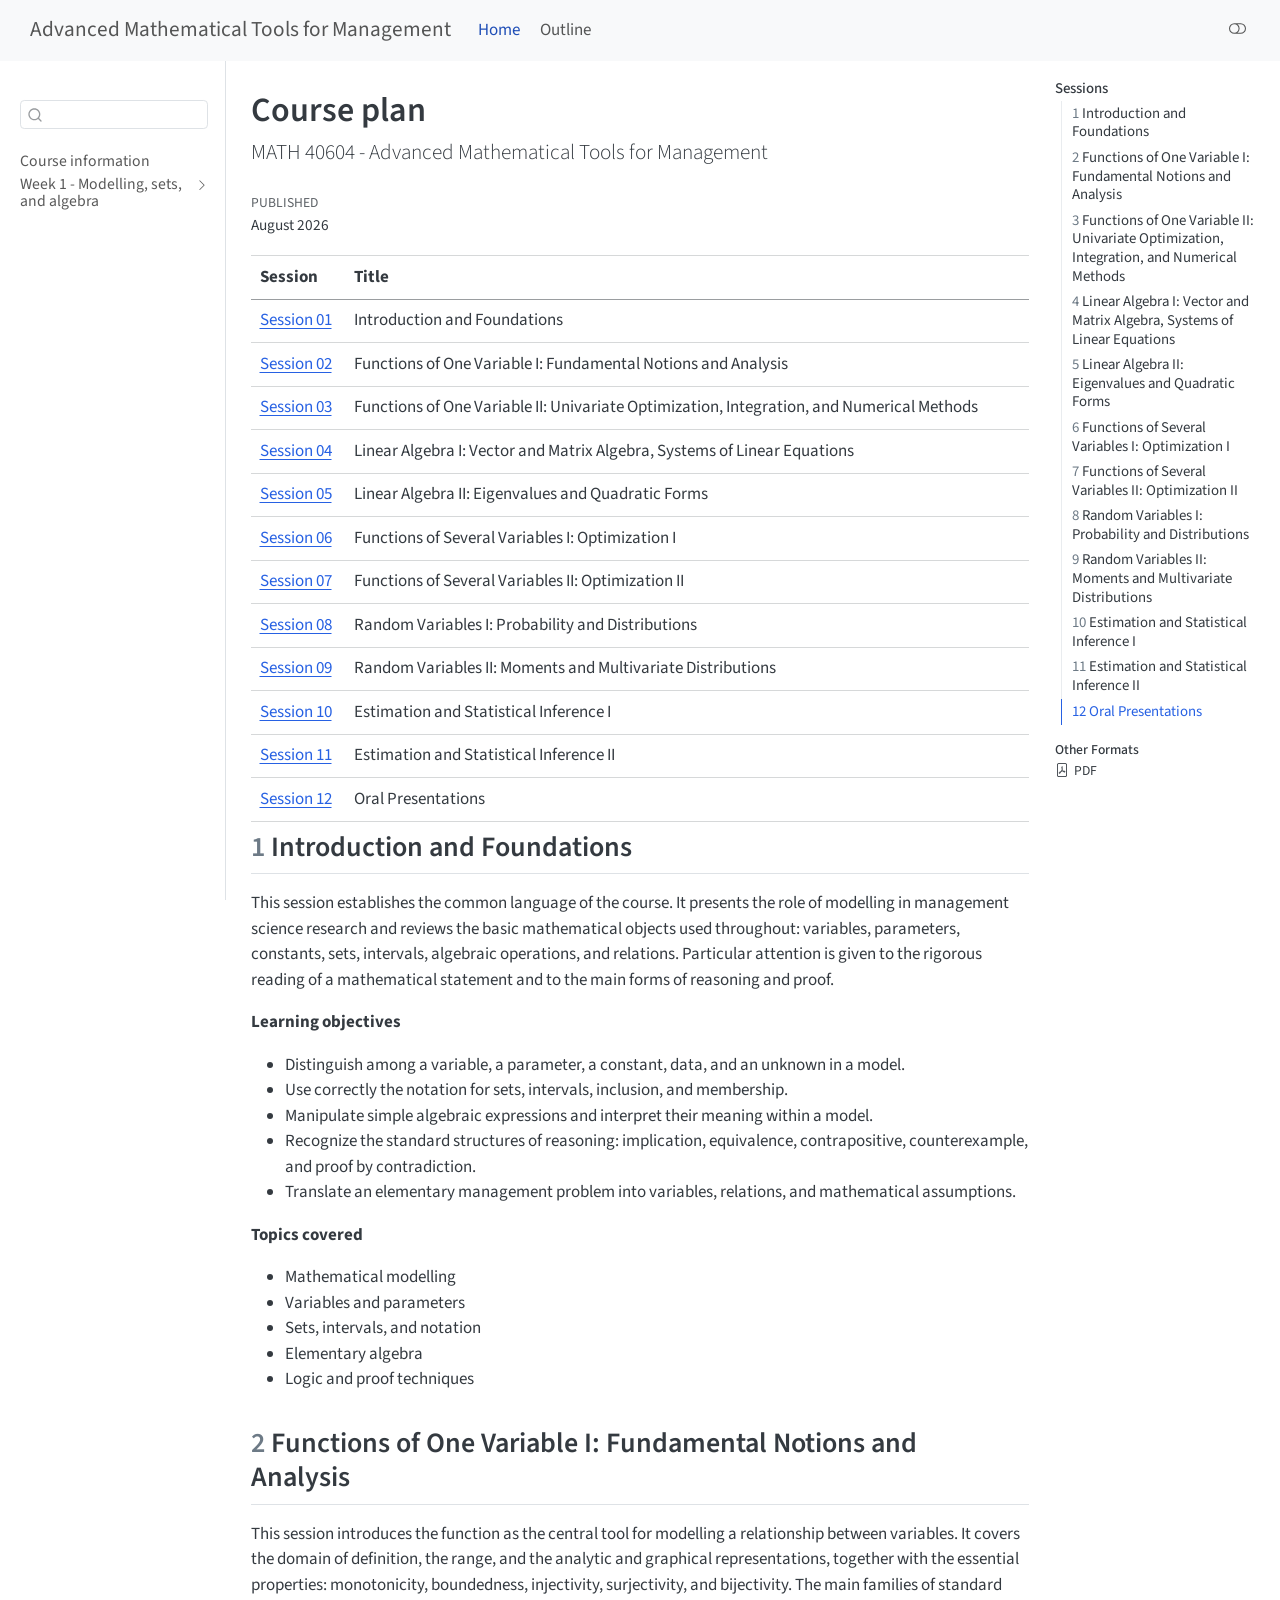
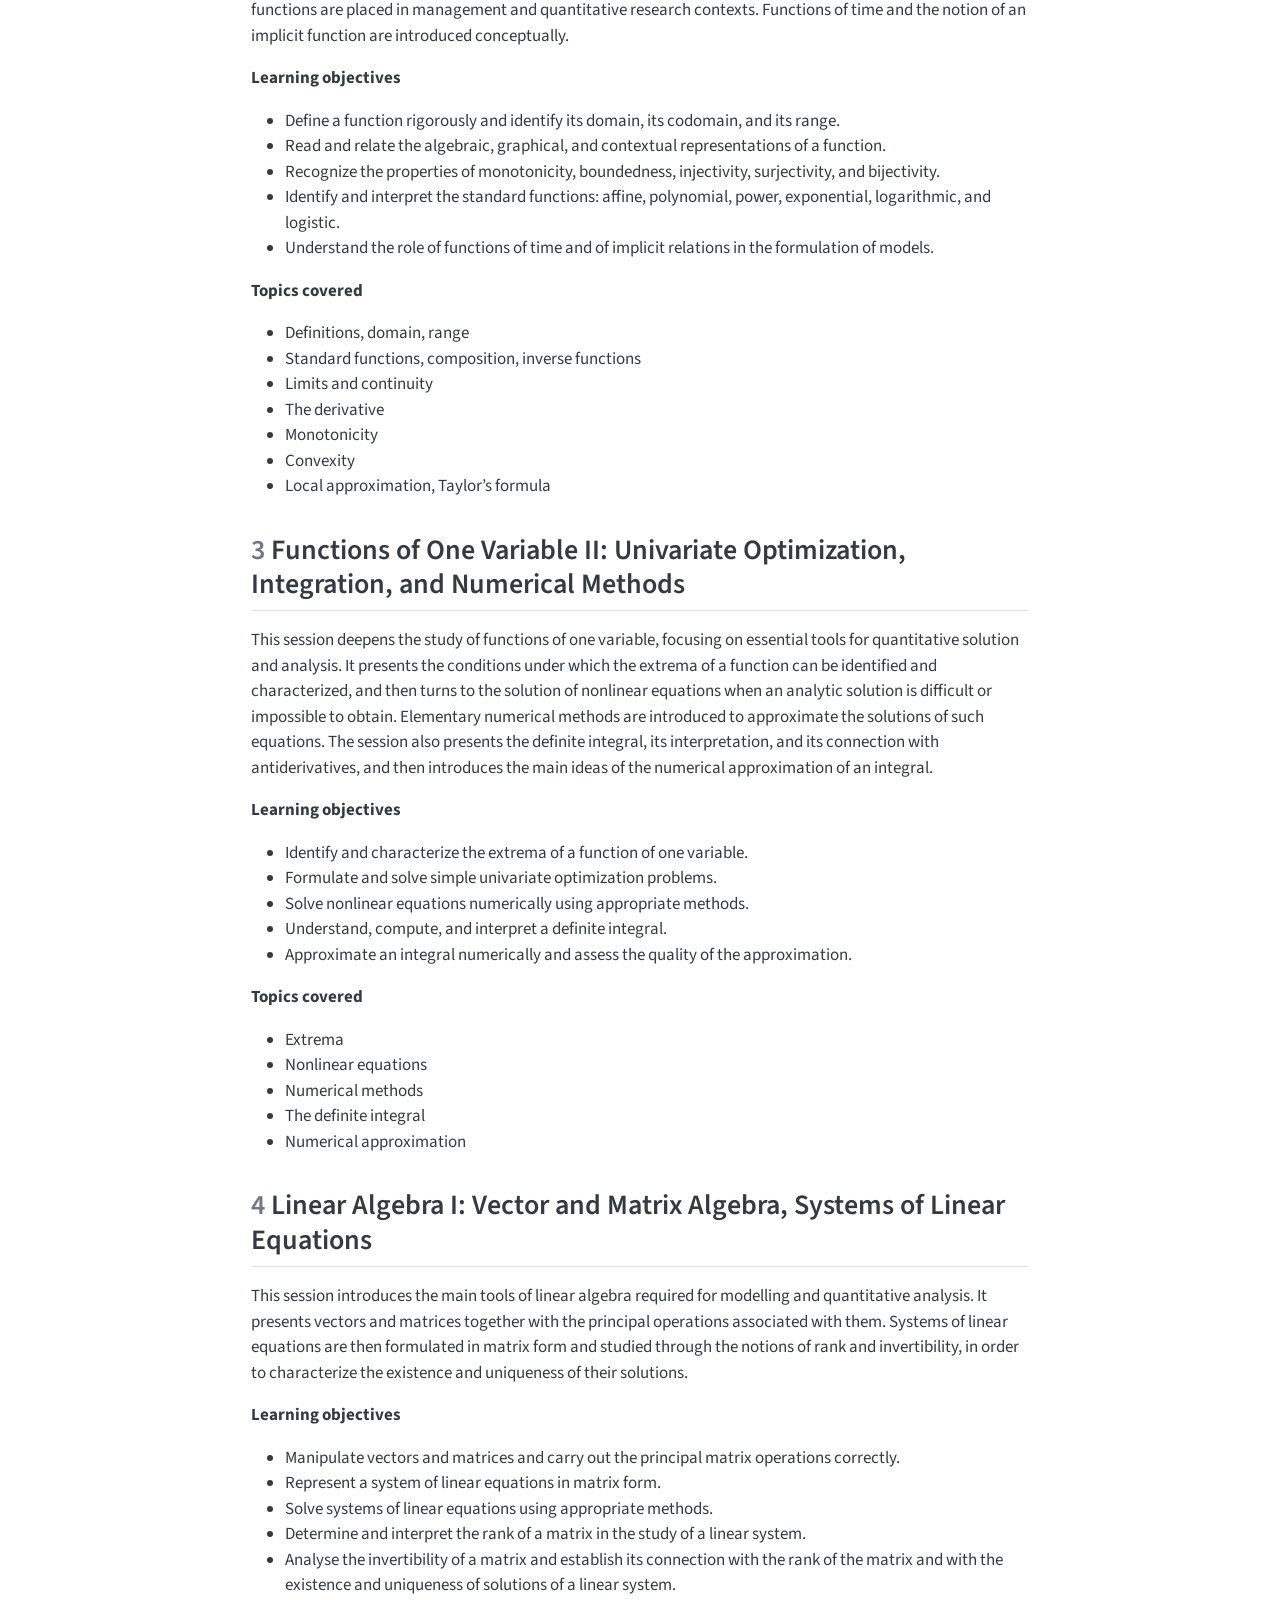
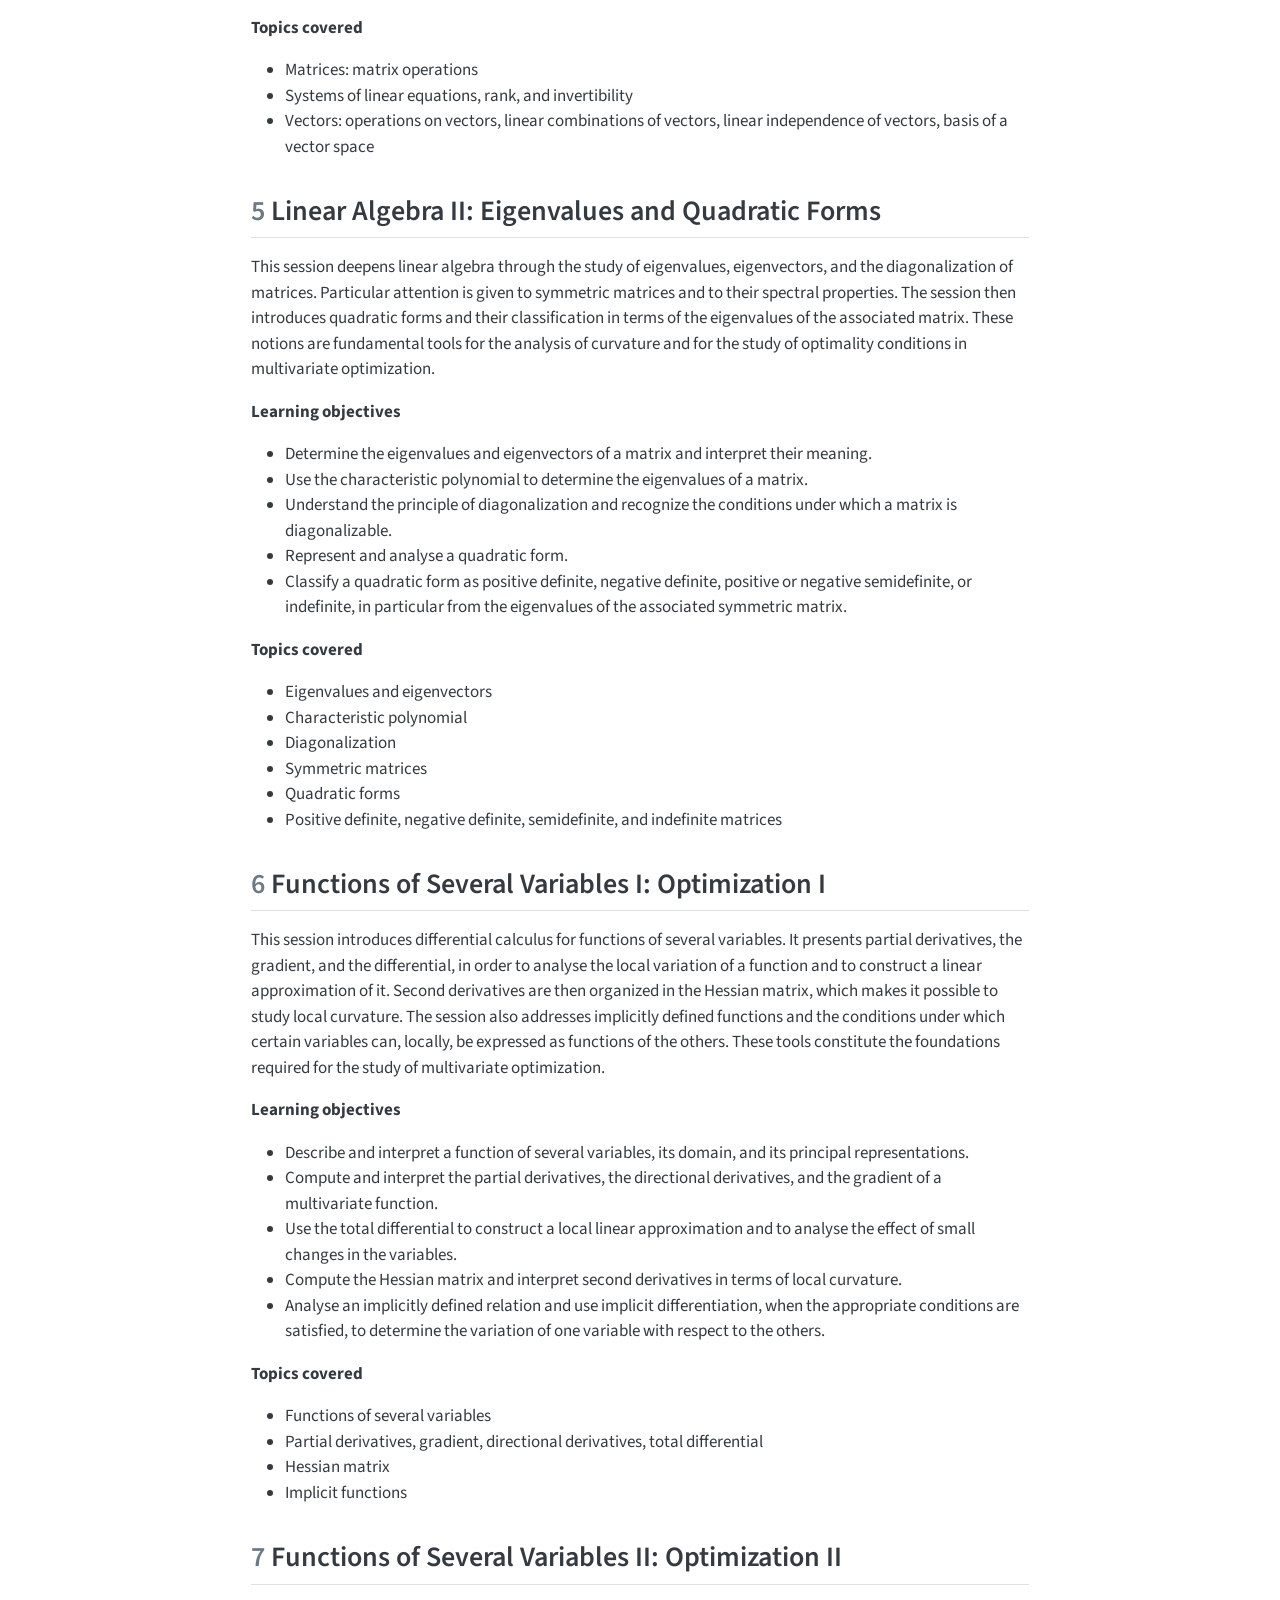
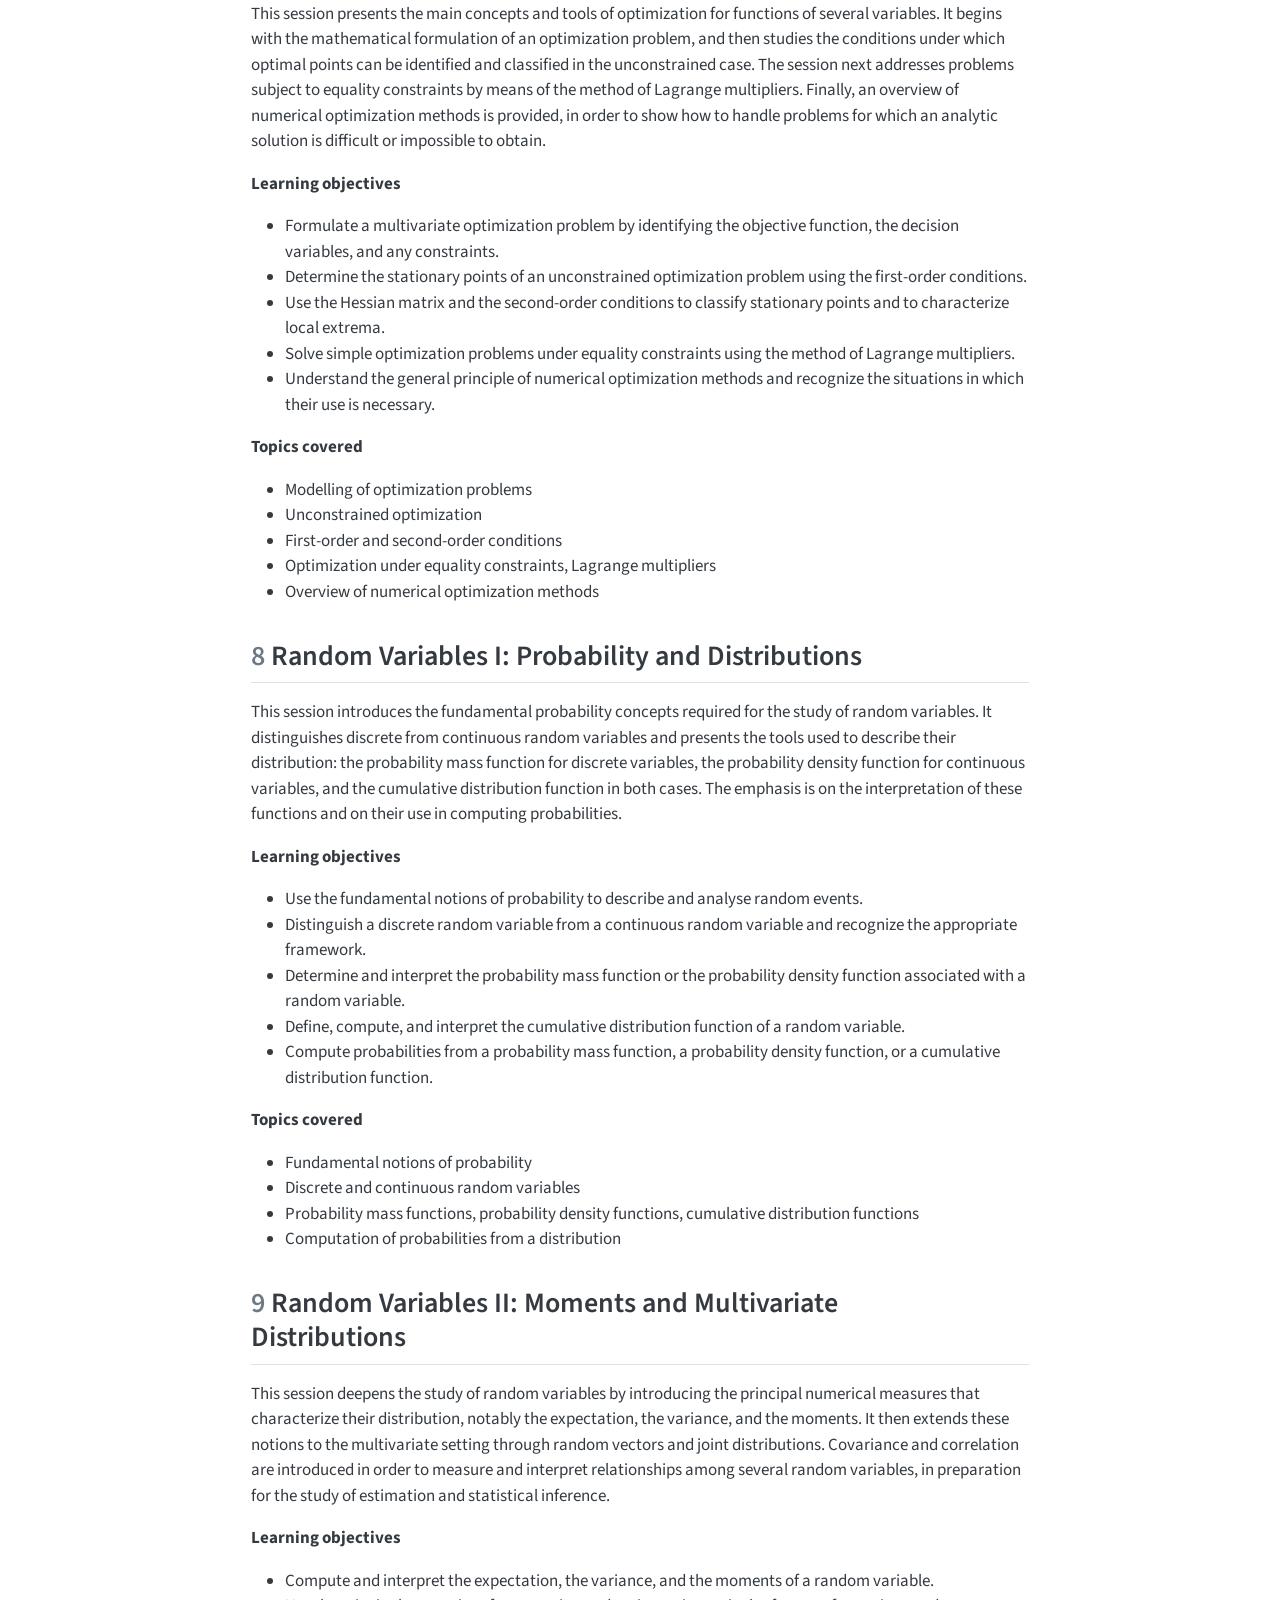
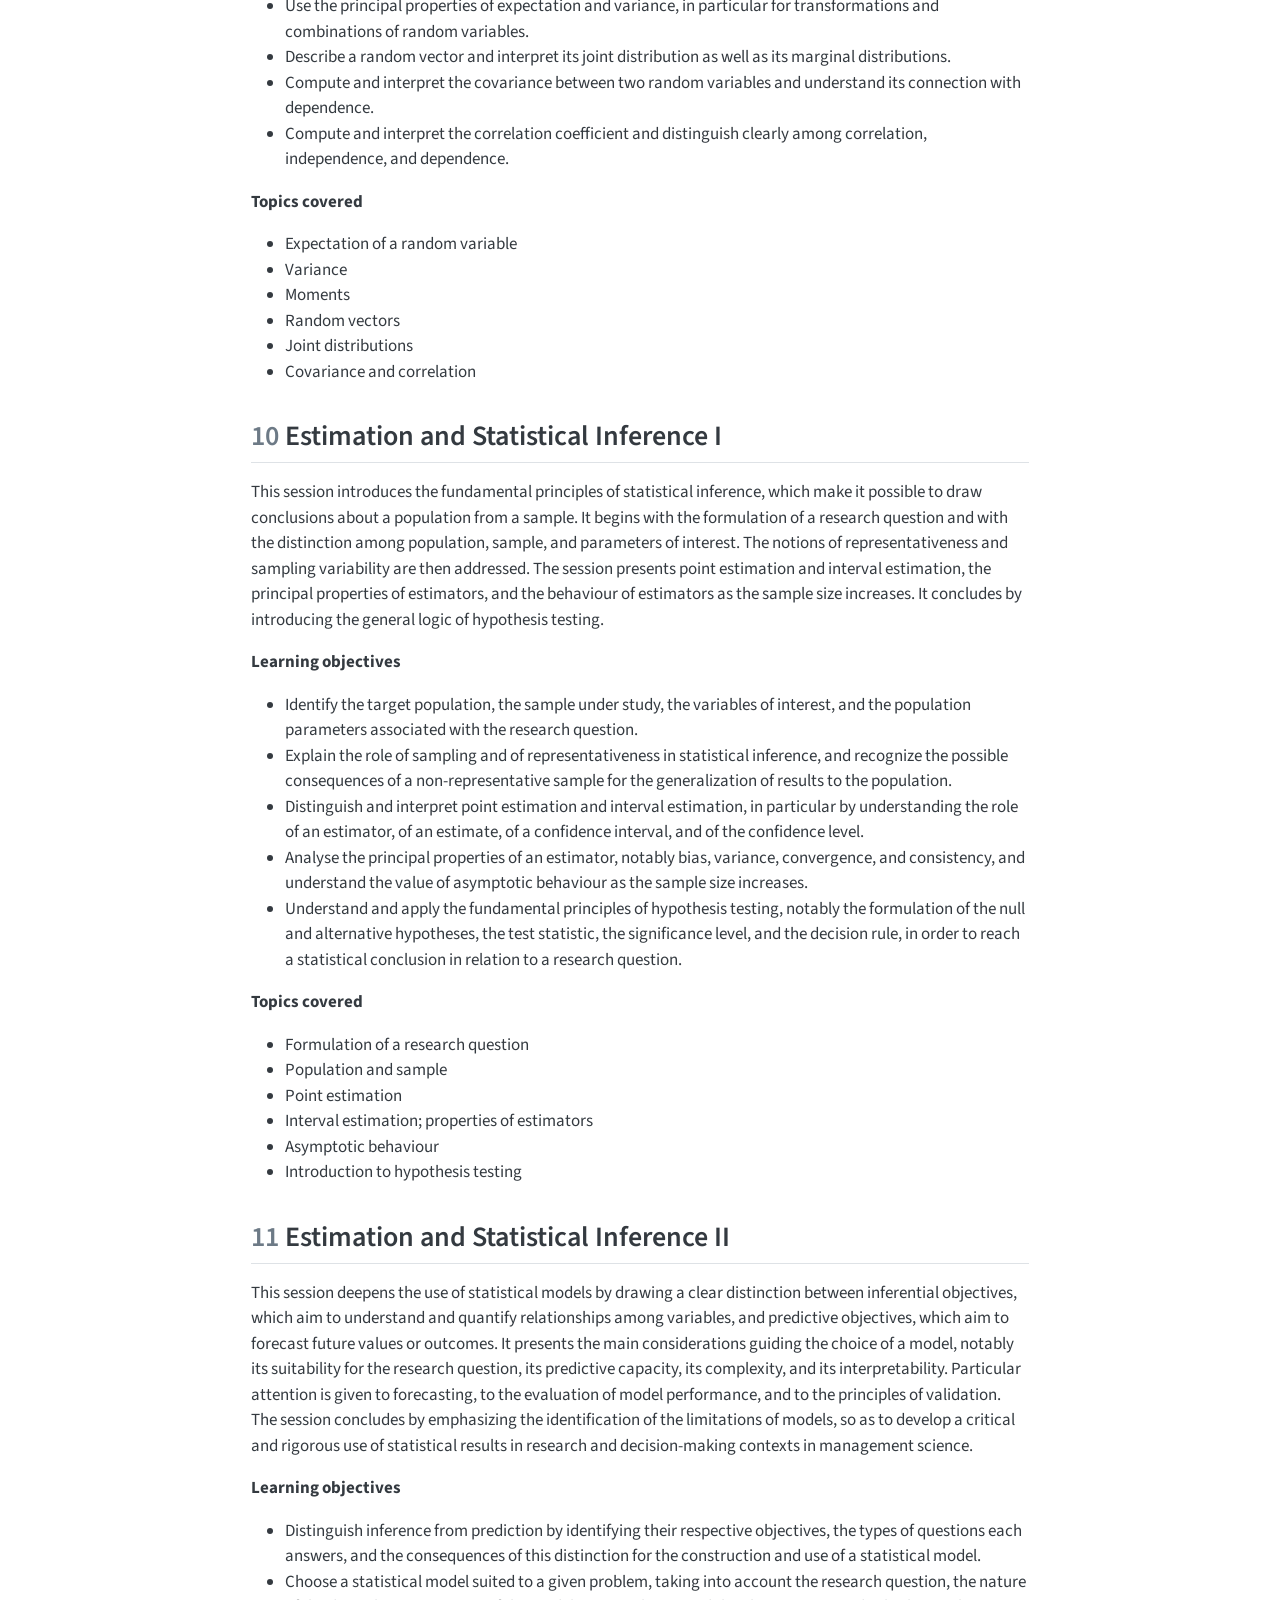
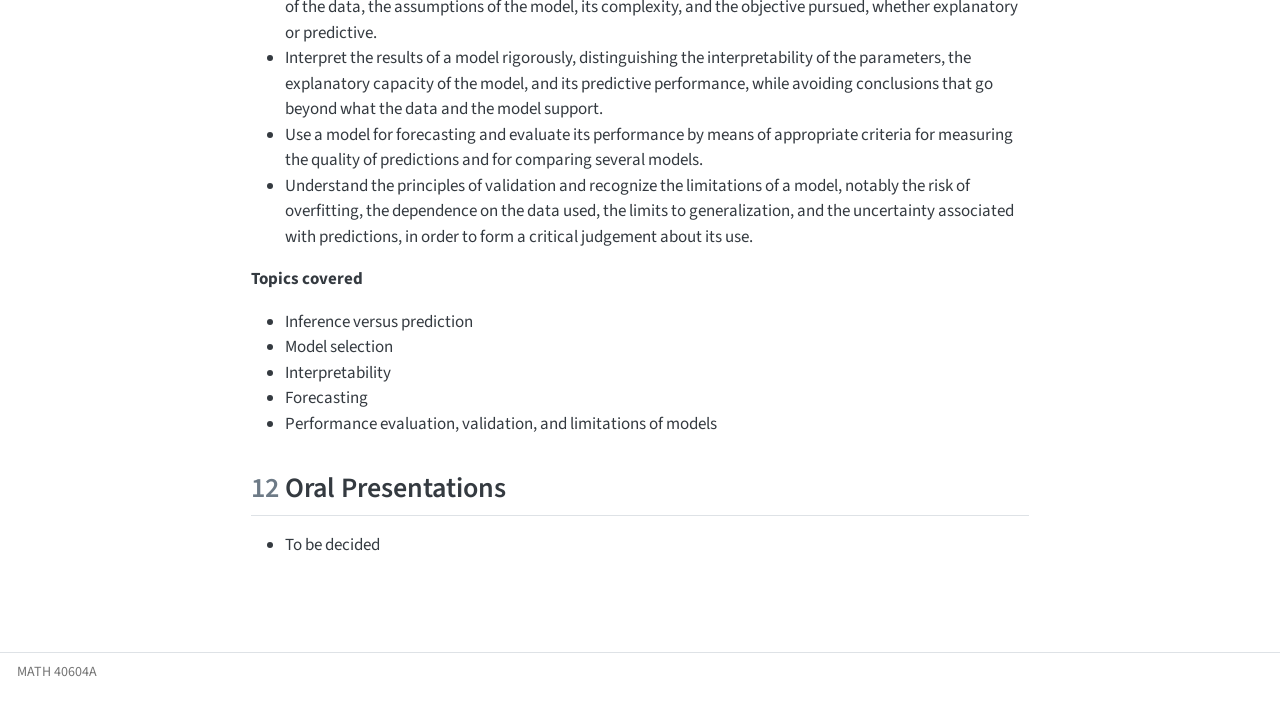
<file: outline.html>
<!DOCTYPE html>
<html xmlns="http://www.w3.org/1999/xhtml" lang="en" xml:lang="en"><head>

<meta charset="utf-8">
<meta name="generator" content="quarto-1.10.18">

<meta name="viewport" content="width=device-width, initial-scale=1.0, user-scalable=yes">


<title>Course plan – Advanced Mathematical Tools for Management</title>
<style>
/* Default styles provided by pandoc.
** See https://pandoc.org/MANUAL.html#variables-for-html for config info.
*/
span.smallcaps{font-variant: small-caps;}
div.columns{display: flex; gap: 1.5em;}
div.column{flex: auto;}
@media screen {
div.columns{gap: min(4vw, 1.5em);}
div.column{overflow-x: auto;}
}
div.hanging-indent{margin-left: 1.5em; text-indent: -1.5em;}
ul.task-list{list-style: none;}
ul.task-list li input[type="checkbox"] {
  width: 0.8em;
  margin: 0 0.8em 0.2em -1em; /* quarto-specific, see https://github.com/quarto-dev/quarto-cli/issues/4556 */ 
  vertical-align: middle;
}
</style>


<script src="site_libs/quarto-nav/quarto-nav.js"></script>
<script src="site_libs/quarto-nav/headroom.min.js"></script>
<script src="site_libs/clipboard/clipboard.min.js"></script>
<script src="site_libs/quarto-search/autocomplete.umd.js"></script>
<script src="site_libs/quarto-search/fuse.min.js"></script>
<script src="site_libs/quarto-search/quarto-search.js"></script>
<meta name="quarto:offset" content="./">
<script src="site_libs/quarto-html/quarto.js" type="module"></script>
<script src="site_libs/quarto-html/tabsets/tabsets.js" type="module"></script>
<script src="site_libs/quarto-html/popper.min.js"></script>
<script src="site_libs/quarto-html/tippy.umd.min.js"></script>
<script src="site_libs/quarto-html/anchor.min.js"></script>
<link href="site_libs/quarto-html/tippy.css" rel="stylesheet">
<link href="site_libs/quarto-html/quarto-syntax-highlighting-64a204ab8560d761af7679ceaba22944.css" rel="stylesheet" class="quarto-color-scheme" id="quarto-text-highlighting-styles">
<link href="site_libs/quarto-html/quarto-syntax-highlighting-dark-b85bc7c33db8c58e0ec93c3465666fed.css" rel="stylesheet" class="quarto-color-scheme quarto-color-alternate" id="quarto-text-highlighting-styles">
<link href="site_libs/quarto-html/quarto-syntax-highlighting-64a204ab8560d761af7679ceaba22944.css" rel="stylesheet" class="quarto-color-scheme-extra" id="quarto-text-highlighting-styles">
<script src="site_libs/bootstrap/bootstrap.min.js"></script>
<link href="site_libs/bootstrap/bootstrap-icons.css" rel="stylesheet">
<link href="site_libs/bootstrap/bootstrap-fcc7a1606f154e4ee54e016228565702.min.css" rel="stylesheet" append-hash="true" class="quarto-color-scheme" id="quarto-bootstrap" data-mode="light">
<link href="site_libs/bootstrap/bootstrap-dark-13b566219d82acbe343ece5a423bc09d.min.css" rel="stylesheet" append-hash="true" class="quarto-color-scheme quarto-color-alternate" id="quarto-bootstrap" data-mode="dark">
<link href="site_libs/bootstrap/bootstrap-fcc7a1606f154e4ee54e016228565702.min.css" rel="stylesheet" append-hash="true" class="quarto-color-scheme-extra" id="quarto-bootstrap" data-mode="light">
<script id="quarto-search-options" type="application/json">{
  "location": "sidebar",
  "copy-button": false,
  "collapse-after": 3,
  "panel-placement": "start",
  "type": "textbox",
  "limit": 50,
  "keyboard-shortcut": [
    "f",
    "/",
    "s"
  ],
  "language": {
    "search-no-results-text": "No results",
    "search-matching-documents-text": "matching documents",
    "search-copy-link-title": "Copy link to search",
    "search-hide-matches-text": "Hide additional matches",
    "search-more-match-text": "more match in this document",
    "search-more-matches-text": "more matches in this document",
    "search-clear-button-title": "Clear",
    "search-text-placeholder": "",
    "search-detached-cancel-button-title": "Cancel",
    "search-submit-button-title": "Submit",
    "search-label": "Search"
  }
}</script>


</head>

<body class="nav-sidebar docked nav-fixed quarto-light"><script id="quarto-html-before-body" type="application/javascript">
    const toggleBodyColorMode = (bsSheetEl) => {
      const mode = bsSheetEl.getAttribute("data-mode");
      const bodyEl = window.document.querySelector("body");
      if (mode === "dark") {
        bodyEl.classList.add("quarto-dark");
        bodyEl.classList.remove("quarto-light");
      } else {
        bodyEl.classList.add("quarto-light");
        bodyEl.classList.remove("quarto-dark");
      }
    }
    const toggleBodyColorPrimary = () => {
      const bsSheetEl = window.document.querySelector("link#quarto-bootstrap:not([rel=disabled-stylesheet])");
      if (bsSheetEl) {
        toggleBodyColorMode(bsSheetEl);
      }
    }
    const setColorSchemeToggle = (alternate) => {
      const toggles = window.document.querySelectorAll('.quarto-color-scheme-toggle');
      for (let i=0; i < toggles.length; i++) {
        const toggle = toggles[i];
        if (toggle) {
          if (alternate) {
            toggle.classList.add("alternate");
          } else {
            toggle.classList.remove("alternate");
          }
        }
      }
    };
    const toggleColorMode = (alternate) => {
      // Switch the stylesheets
      const primaryStylesheets = window.document.querySelectorAll('link.quarto-color-scheme:not(.quarto-color-alternate)');
      const alternateStylesheets = window.document.querySelectorAll('link.quarto-color-scheme.quarto-color-alternate');
      manageTransitions('#quarto-margin-sidebar .nav-link', false);
      if (alternate) {
        // note: dark is layered on light, we don't disable primary!
        enableStylesheet(alternateStylesheets);
        for (const sheetNode of alternateStylesheets) {
          if (sheetNode.id === "quarto-bootstrap") {
            toggleBodyColorMode(sheetNode);
          }
        }
      } else {
        disableStylesheet(alternateStylesheets);
        enableStylesheet(primaryStylesheets)
        toggleBodyColorPrimary();
      }
      manageTransitions('#quarto-margin-sidebar .nav-link', true);
      // Switch the toggles
      setColorSchemeToggle(alternate)
      // Hack to workaround the fact that safari doesn't
      // properly recolor the scrollbar when toggling (#1455)
      if (navigator.userAgent.indexOf('Safari') > 0 && navigator.userAgent.indexOf('Chrome') == -1) {
        manageTransitions("body", false);
        window.scrollTo(0, 1);
        setTimeout(() => {
          window.scrollTo(0, 0);
          manageTransitions("body", true);
        }, 40);
      }
    }
    const disableStylesheet = (stylesheets) => {
      for (let i=0; i < stylesheets.length; i++) {
        const stylesheet = stylesheets[i];
        stylesheet.rel = 'disabled-stylesheet';
      }
    }
    const enableStylesheet = (stylesheets) => {
      for (let i=0; i < stylesheets.length; i++) {
        const stylesheet = stylesheets[i];
        if(stylesheet.rel !== 'stylesheet') { // for Chrome, which will still FOUC without this check
          stylesheet.rel = 'stylesheet';
        }
      }
    }
    const manageTransitions = (selector, allowTransitions) => {
      const els = window.document.querySelectorAll(selector);
      for (let i=0; i < els.length; i++) {
        const el = els[i];
        if (allowTransitions) {
          el.classList.remove('notransition');
        } else {
          el.classList.add('notransition');
        }
      }
    }
    const isFileUrl = () => {
      return window.location.protocol === 'file:';
    }
    const hasAlternateSentinel = () => {
      let styleSentinel = getColorSchemeSentinel();
      if (styleSentinel !== null) {
        return styleSentinel === "alternate";
      } else {
        return false;
      }
    }
    const setStyleSentinel = (alternate) => {
      const value = alternate ? "alternate" : "default";
      if (!isFileUrl()) {
        window.localStorage.setItem("quarto-color-scheme", value);
      } else {
        localAlternateSentinel = value;
      }
    }
    const getColorSchemeSentinel = () => {
      if (!isFileUrl()) {
        const storageValue = window.localStorage.getItem("quarto-color-scheme");
        return storageValue != null ? storageValue : localAlternateSentinel;
      } else {
        return localAlternateSentinel;
      }
    }
    const toggleGiscusIfUsed = (isAlternate, darkModeDefault) => {
      const baseTheme = document.querySelector('#giscus-base-theme')?.value ?? 'light';
      const alternateTheme = document.querySelector('#giscus-alt-theme')?.value ?? 'dark';
      let newTheme = '';
      if(authorPrefersDark) {
        newTheme = isAlternate ? baseTheme : alternateTheme;
      } else {
        newTheme = isAlternate ? alternateTheme : baseTheme;
      }
      const changeGiscusTheme = () => {
        // From: https://github.com/giscus/giscus/issues/336
        const sendMessage = (message) => {
          const iframe = document.querySelector('iframe.giscus-frame');
          if (!iframe) return;
          iframe.contentWindow.postMessage({ giscus: message }, 'https://giscus.app');
        }
        sendMessage({
          setConfig: {
            theme: newTheme
          }
        });
      }
      const isGiscussLoaded = window.document.querySelector('iframe.giscus-frame') !== null;
      if (isGiscussLoaded) {
        changeGiscusTheme();
      }
    };
    const authorPrefersDark = false;
    const darkModeDefault = authorPrefersDark;
      document.querySelector('link#quarto-text-highlighting-styles.quarto-color-scheme-extra').rel = 'disabled-stylesheet';
      document.querySelector('link#quarto-bootstrap.quarto-color-scheme-extra').rel = 'disabled-stylesheet';
    let localAlternateSentinel = darkModeDefault ? 'alternate' : 'default';
    // Dark / light mode switch
    window.quartoToggleColorScheme = () => {
      // Read the current dark / light value
      let toAlternate = !hasAlternateSentinel();
      toggleColorMode(toAlternate);
      setStyleSentinel(toAlternate);
      toggleGiscusIfUsed(toAlternate, darkModeDefault);
      window.dispatchEvent(new Event('resize'));
    };
    // Switch to dark mode if need be
    if (hasAlternateSentinel()) {
      toggleColorMode(true);
    } else {
      toggleColorMode(false);
    }
  </script>

<div id="quarto-search-results"></div>
  <header id="quarto-header" class="headroom fixed-top">
    <nav class="navbar navbar-expand-lg " data-bs-theme="dark">
      <div class="navbar-container container-fluid">
      <div class="navbar-brand-container mx-auto">
    <a class="navbar-brand" href="./index.html">
    <span class="navbar-title">Advanced Mathematical Tools for Management</span>
    </a>
  </div>
          <button class="navbar-toggler" type="button" data-bs-toggle="collapse" data-bs-target="#navbarCollapse" aria-controls="navbarCollapse" role="menu" aria-expanded="false" aria-label="Toggle navigation" onclick="if (window.quartoToggleHeadroom) { window.quartoToggleHeadroom(); }">
  <span class="navbar-toggler-icon"></span>
</button>
          <div class="collapse navbar-collapse" id="navbarCollapse">
            <ul class="navbar-nav navbar-nav-scroll me-auto">
  <li class="nav-item">
    <a class="nav-link active" href="./index.html" aria-current="page"> 
<span class="menu-text">Home</span></a>
  </li>  
  <li class="nav-item">
    <a class="nav-link" href="./outline.html"> 
<span class="menu-text">Outline</span></a>
  </li>  
</ul>
          </div> <!-- /navcollapse -->
            <div class="quarto-navbar-tools">
  <a href="" class="quarto-color-scheme-toggle quarto-navigation-tool  px-1" onclick="window.quartoToggleColorScheme(); return false;" title="Toggle dark mode"><i class="bi"></i></a>
</div>
      </div> <!-- /container-fluid -->
    </nav>
  <nav class="quarto-secondary-nav">
    <div class="container-fluid d-flex">
      <button type="button" class="quarto-btn-toggle btn" data-bs-toggle="collapse" role="button" data-bs-target=".quarto-sidebar-collapse-item" aria-controls="quarto-sidebar" aria-expanded="false" aria-label="Toggle sidebar navigation" onclick="if (window.quartoToggleHeadroom) { window.quartoToggleHeadroom(); }">
        <i class="bi bi-layout-text-sidebar-reverse"></i>
      </button>
        <nav class="quarto-page-breadcrumbs" aria-label="breadcrumb"><ol class="breadcrumb"><li class="breadcrumb-item">Course plan</li></ol></nav>
        <a class="flex-grow-1" role="navigation" data-bs-toggle="collapse" data-bs-target=".quarto-sidebar-collapse-item" aria-controls="quarto-sidebar" aria-expanded="false" aria-label="Toggle sidebar navigation" onclick="if (window.quartoToggleHeadroom) { window.quartoToggleHeadroom(); }">      
        </a>
      <button type="button" class="btn quarto-search-button" aria-label="Search" onclick="window.quartoOpenSearch();">
        <i class="bi bi-search"></i>
      </button>
    </div>
  </nav>
</header>
<!-- content -->
<div id="quarto-content" class="quarto-container page-columns page-rows-contents page-layout-article page-navbar">
<!-- sidebar -->
  <nav id="quarto-sidebar" class="sidebar collapse collapse-horizontal quarto-sidebar-collapse-item sidebar-navigation docked overflow-auto">
        <div class="mt-2 flex-shrink-0 align-items-center">
        <div class="sidebar-search">
        <div id="quarto-search" class="" title="Search"></div>
        </div>
        </div>
    <div class="sidebar-menu-container"> 
    <ul class="list-unstyled mt-1">
        <li class="sidebar-item">
  <div class="sidebar-item-container"> 
  <a href="./index.html" class="sidebar-item-text sidebar-link">
 <span class="menu-text">Course information</span></a>
  </div>
</li>
        <li class="sidebar-item sidebar-item-section">
      <div class="sidebar-item-container"> 
            <a href="./weeks/w01/index.html" class="sidebar-item-text sidebar-link">
 <span class="menu-text">Week 1 - Modelling, sets, and algebra</span></a>
          <a class="sidebar-item-toggle text-start collapsed" data-bs-toggle="collapse" data-bs-target="#quarto-sidebar-section-1" role="navigation" aria-expanded="false" aria-label="Toggle section">
            <i class="bi bi-chevron-right ms-2"></i>
          </a> 
      </div>
      <ul id="quarto-sidebar-section-1" class="collapse list-unstyled sidebar-section depth1 ">  
          <li class="sidebar-item">
  <div class="sidebar-item-container"> 
  <a href="./weeks/w01/w01-1-preclass.html" class="sidebar-item-text sidebar-link">
 <span class="menu-text">Week 1 - Pre-class notes</span></a>
  </div>
</li>
          <li class="sidebar-item">
  <div class="sidebar-item-container"> 
  <a href="./weeks/w01/w01-2-preclass-ex.html" class="sidebar-item-text sidebar-link">
 <span class="menu-text">Week 1 - Pre-class exercises</span></a>
  </div>
</li>
          <li class="sidebar-item">
  <div class="sidebar-item-container"> 
  <a href="./weeks/w01/w01-3-slides.pdf" class="sidebar-item-text sidebar-link">
 <span class="menu-text">Week 1 - Lecture slides (unannotated)</span></a>
  </div>
</li>
          <li class="sidebar-item">
  <div class="sidebar-item-container"> 
  <a href="./weeks/w01/w01-4-tutorial.html" class="sidebar-item-text sidebar-link">
 <span class="menu-text">Week 1 - Tutorial exercises</span></a>
  </div>
</li>
      </ul>
  </li>
    </ul>
    </div>
</nav>
<div id="quarto-sidebar-glass" class="quarto-sidebar-collapse-item" data-bs-toggle="collapse" data-bs-target=".quarto-sidebar-collapse-item"></div>
<!-- margin-sidebar -->
    <div id="quarto-margin-sidebar" class="sidebar margin-sidebar">
        <nav id="TOC" role="doc-toc" class="toc-active">
    <h2 id="toc-title">Sessions</h2>
   
  <ul class="collapse">
  <li><a href="#session-01" id="toc-session-01" class="nav-link active" data-scroll-target="#session-01"><span class="header-section-number">1</span> Introduction and Foundations</a></li>
  <li><a href="#session-02" id="toc-session-02" class="nav-link" data-scroll-target="#session-02"><span class="header-section-number">2</span> Functions of One Variable I: Fundamental Notions and Analysis</a></li>
  <li><a href="#session-03" id="toc-session-03" class="nav-link" data-scroll-target="#session-03"><span class="header-section-number">3</span> Functions of One Variable II: Univariate Optimization, Integration, and Numerical Methods</a></li>
  <li><a href="#session-04" id="toc-session-04" class="nav-link" data-scroll-target="#session-04"><span class="header-section-number">4</span> Linear Algebra I: Vector and Matrix Algebra, Systems of Linear Equations</a></li>
  <li><a href="#session-05" id="toc-session-05" class="nav-link" data-scroll-target="#session-05"><span class="header-section-number">5</span> Linear Algebra II: Eigenvalues and Quadratic Forms</a></li>
  <li><a href="#session-06" id="toc-session-06" class="nav-link" data-scroll-target="#session-06"><span class="header-section-number">6</span> Functions of Several Variables I: Optimization I</a></li>
  <li><a href="#session-07" id="toc-session-07" class="nav-link" data-scroll-target="#session-07"><span class="header-section-number">7</span> Functions of Several Variables II: Optimization II</a></li>
  <li><a href="#session-08" id="toc-session-08" class="nav-link" data-scroll-target="#session-08"><span class="header-section-number">8</span> Random Variables I: Probability and Distributions</a></li>
  <li><a href="#session-09" id="toc-session-09" class="nav-link" data-scroll-target="#session-09"><span class="header-section-number">9</span> Random Variables II: Moments and Multivariate Distributions</a></li>
  <li><a href="#session-10" id="toc-session-10" class="nav-link" data-scroll-target="#session-10"><span class="header-section-number">10</span> Estimation and Statistical Inference I</a></li>
  <li><a href="#session-11" id="toc-session-11" class="nav-link" data-scroll-target="#session-11"><span class="header-section-number">11</span> Estimation and Statistical Inference II</a></li>
  <li><a href="#session-12" id="toc-session-12" class="nav-link" data-scroll-target="#session-12"><span class="header-section-number">12</span> Oral Presentations</a></li>
  </ul>
<div class="quarto-alternate-formats"><h2>Other Formats</h2><ul><li><a href="outline.pdf"><i class="bi bi-file-pdf"></i>PDF</a></li></ul></div></nav>
    </div>
<!-- main -->
<main class="content" id="quarto-document-content">


<header id="title-block-header" class="quarto-title-block default">
<div class="quarto-title">
<h1 class="title">Course plan</h1>
<p class="subtitle lead">MATH 40604 - Advanced Mathematical Tools for Management</p>
</div>



<div class="quarto-title-meta">

    
    <div>
    <div class="quarto-title-meta-heading">Published</div>
    <div class="quarto-title-meta-contents">
      <p class="date">August 2026</p>
    </div>
  </div>
  
    
  </div>
  


</header>


<table class="caption-top table">
<thead>
<tr class="header">
<th style="text-align: left;">Session</th>
<th style="text-align: left;">Title</th>
</tr>
</thead>
<tbody>
<tr class="odd">
<td style="text-align: left;"><a href="#session-01">Session 01</a></td>
<td style="text-align: left;">Introduction and Foundations</td>
</tr>
<tr class="even">
<td style="text-align: left;"><a href="#session-02">Session 02</a></td>
<td style="text-align: left;">Functions of One Variable I: Fundamental Notions and Analysis</td>
</tr>
<tr class="odd">
<td style="text-align: left;"><a href="#session-03">Session 03</a></td>
<td style="text-align: left;">Functions of One Variable II: Univariate Optimization, Integration, and Numerical Methods</td>
</tr>
<tr class="even">
<td style="text-align: left;"><a href="#session-04">Session 04</a></td>
<td style="text-align: left;">Linear Algebra I: Vector and Matrix Algebra, Systems of Linear Equations</td>
</tr>
<tr class="odd">
<td style="text-align: left;"><a href="#session-05">Session 05</a></td>
<td style="text-align: left;">Linear Algebra II: Eigenvalues and Quadratic Forms</td>
</tr>
<tr class="even">
<td style="text-align: left;"><a href="#session-06">Session 06</a></td>
<td style="text-align: left;">Functions of Several Variables I: Optimization I</td>
</tr>
<tr class="odd">
<td style="text-align: left;"><a href="#session-07">Session 07</a></td>
<td style="text-align: left;">Functions of Several Variables II: Optimization II</td>
</tr>
<tr class="even">
<td style="text-align: left;"><a href="#session-08">Session 08</a></td>
<td style="text-align: left;">Random Variables I: Probability and Distributions</td>
</tr>
<tr class="odd">
<td style="text-align: left;"><a href="#session-09">Session 09</a></td>
<td style="text-align: left;">Random Variables II: Moments and Multivariate Distributions</td>
</tr>
<tr class="even">
<td style="text-align: left;"><a href="#session-10">Session 10</a></td>
<td style="text-align: left;">Estimation and Statistical Inference I</td>
</tr>
<tr class="odd">
<td style="text-align: left;"><a href="#session-11">Session 11</a></td>
<td style="text-align: left;">Estimation and Statistical Inference II</td>
</tr>
<tr class="even">
<td style="text-align: left;"><a href="#session-12">Session 12</a></td>
<td style="text-align: left;">Oral Presentations</td>
</tr>
</tbody>
</table>
<section id="session-01" class="level2" data-number="1">
<h2 data-number="1" class="anchored" data-anchor-id="session-01"><span class="header-section-number">1</span> Introduction and Foundations</h2>
<p>This session establishes the common language of the course. It presents the role of modelling in management science research and reviews the basic mathematical objects used throughout: variables, parameters, constants, sets, intervals, algebraic operations, and relations. Particular attention is given to the rigorous reading of a mathematical statement and to the main forms of reasoning and proof.</p>
<p><strong>Learning objectives</strong></p>
<ul>
<li>Distinguish among a variable, a parameter, a constant, data, and an unknown in a model.</li>
<li>Use correctly the notation for sets, intervals, inclusion, and membership.</li>
<li>Manipulate simple algebraic expressions and interpret their meaning within a model.</li>
<li>Recognize the standard structures of reasoning: implication, equivalence, contrapositive, counterexample, and proof by contradiction.</li>
<li>Translate an elementary management problem into variables, relations, and mathematical assumptions.</li>
</ul>
<p><strong>Topics covered</strong></p>
<ul>
<li>Mathematical modelling</li>
<li>Variables and parameters</li>
<li>Sets, intervals, and notation</li>
<li>Elementary algebra</li>
<li>Logic and proof techniques</li>
</ul>
</section>
<section id="session-02" class="level2" data-number="2">
<h2 data-number="2" class="anchored" data-anchor-id="session-02"><span class="header-section-number">2</span> Functions of One Variable I: Fundamental Notions and Analysis</h2>
<p>This session introduces the function as the central tool for modelling a relationship between variables. It covers the domain of definition, the range, and the analytic and graphical representations, together with the essential properties: monotonicity, boundedness, injectivity, surjectivity, and bijectivity. The main families of standard functions are placed in management and quantitative research contexts. Functions of time and the notion of an implicit function are introduced conceptually.</p>
<p><strong>Learning objectives</strong></p>
<ul>
<li>Define a function rigorously and identify its domain, its codomain, and its range.</li>
<li>Read and relate the algebraic, graphical, and contextual representations of a function.</li>
<li>Recognize the properties of monotonicity, boundedness, injectivity, surjectivity, and bijectivity.</li>
<li>Identify and interpret the standard functions: affine, polynomial, power, exponential, logarithmic, and logistic.</li>
<li>Understand the role of functions of time and of implicit relations in the formulation of models.</li>
</ul>
<p><strong>Topics covered</strong></p>
<ul>
<li>Definitions, domain, range</li>
<li>Standard functions, composition, inverse functions</li>
<li>Limits and continuity</li>
<li>The derivative</li>
<li>Monotonicity</li>
<li>Convexity</li>
<li>Local approximation, Taylor’s formula</li>
</ul>
</section>
<section id="session-03" class="level2" data-number="3">
<h2 data-number="3" class="anchored" data-anchor-id="session-03"><span class="header-section-number">3</span> Functions of One Variable II: Univariate Optimization, Integration, and Numerical Methods</h2>
<p>This session deepens the study of functions of one variable, focusing on essential tools for quantitative solution and analysis. It presents the conditions under which the extrema of a function can be identified and characterized, and then turns to the solution of nonlinear equations when an analytic solution is difficult or impossible to obtain. Elementary numerical methods are introduced to approximate the solutions of such equations. The session also presents the definite integral, its interpretation, and its connection with antiderivatives, and then introduces the main ideas of the numerical approximation of an integral.</p>
<p><strong>Learning objectives</strong></p>
<ul>
<li>Identify and characterize the extrema of a function of one variable.</li>
<li>Formulate and solve simple univariate optimization problems.</li>
<li>Solve nonlinear equations numerically using appropriate methods.</li>
<li>Understand, compute, and interpret a definite integral.</li>
<li>Approximate an integral numerically and assess the quality of the approximation.</li>
</ul>
<p><strong>Topics covered</strong></p>
<ul>
<li>Extrema</li>
<li>Nonlinear equations</li>
<li>Numerical methods</li>
<li>The definite integral</li>
<li>Numerical approximation</li>
</ul>
</section>
<section id="session-04" class="level2" data-number="4">
<h2 data-number="4" class="anchored" data-anchor-id="session-04"><span class="header-section-number">4</span> Linear Algebra I: Vector and Matrix Algebra, Systems of Linear Equations</h2>
<p>This session introduces the main tools of linear algebra required for modelling and quantitative analysis. It presents vectors and matrices together with the principal operations associated with them. Systems of linear equations are then formulated in matrix form and studied through the notions of rank and invertibility, in order to characterize the existence and uniqueness of their solutions.</p>
<p><strong>Learning objectives</strong></p>
<ul>
<li>Manipulate vectors and matrices and carry out the principal matrix operations correctly.</li>
<li>Represent a system of linear equations in matrix form.</li>
<li>Solve systems of linear equations using appropriate methods.</li>
<li>Determine and interpret the rank of a matrix in the study of a linear system.</li>
<li>Analyse the invertibility of a matrix and establish its connection with the rank of the matrix and with the existence and uniqueness of solutions of a linear system.</li>
</ul>
<p><strong>Topics covered</strong></p>
<ul>
<li>Matrices: matrix operations</li>
<li>Systems of linear equations, rank, and invertibility</li>
<li>Vectors: operations on vectors, linear combinations of vectors, linear independence of vectors, basis of a vector space</li>
</ul>
</section>
<section id="session-05" class="level2" data-number="5">
<h2 data-number="5" class="anchored" data-anchor-id="session-05"><span class="header-section-number">5</span> Linear Algebra II: Eigenvalues and Quadratic Forms</h2>
<p>This session deepens linear algebra through the study of eigenvalues, eigenvectors, and the diagonalization of matrices. Particular attention is given to symmetric matrices and to their spectral properties. The session then introduces quadratic forms and their classification in terms of the eigenvalues of the associated matrix. These notions are fundamental tools for the analysis of curvature and for the study of optimality conditions in multivariate optimization.</p>
<p><strong>Learning objectives</strong></p>
<ul>
<li>Determine the eigenvalues and eigenvectors of a matrix and interpret their meaning.</li>
<li>Use the characteristic polynomial to determine the eigenvalues of a matrix.</li>
<li>Understand the principle of diagonalization and recognize the conditions under which a matrix is diagonalizable.</li>
<li>Represent and analyse a quadratic form.</li>
<li>Classify a quadratic form as positive definite, negative definite, positive or negative semidefinite, or indefinite, in particular from the eigenvalues of the associated symmetric matrix.</li>
</ul>
<p><strong>Topics covered</strong></p>
<ul>
<li>Eigenvalues and eigenvectors</li>
<li>Characteristic polynomial</li>
<li>Diagonalization</li>
<li>Symmetric matrices</li>
<li>Quadratic forms</li>
<li>Positive definite, negative definite, semidefinite, and indefinite matrices</li>
</ul>
</section>
<section id="session-06" class="level2" data-number="6">
<h2 data-number="6" class="anchored" data-anchor-id="session-06"><span class="header-section-number">6</span> Functions of Several Variables I: Optimization I</h2>
<p>This session introduces differential calculus for functions of several variables. It presents partial derivatives, the gradient, and the differential, in order to analyse the local variation of a function and to construct a linear approximation of it. Second derivatives are then organized in the Hessian matrix, which makes it possible to study local curvature. The session also addresses implicitly defined functions and the conditions under which certain variables can, locally, be expressed as functions of the others. These tools constitute the foundations required for the study of multivariate optimization.</p>
<p><strong>Learning objectives</strong></p>
<ul>
<li>Describe and interpret a function of several variables, its domain, and its principal representations.</li>
<li>Compute and interpret the partial derivatives, the directional derivatives, and the gradient of a multivariate function.</li>
<li>Use the total differential to construct a local linear approximation and to analyse the effect of small changes in the variables.</li>
<li>Compute the Hessian matrix and interpret second derivatives in terms of local curvature.</li>
<li>Analyse an implicitly defined relation and use implicit differentiation, when the appropriate conditions are satisfied, to determine the variation of one variable with respect to the others.</li>
</ul>
<p><strong>Topics covered</strong></p>
<ul>
<li>Functions of several variables</li>
<li>Partial derivatives, gradient, directional derivatives, total differential</li>
<li>Hessian matrix</li>
<li>Implicit functions</li>
</ul>
</section>
<section id="session-07" class="level2" data-number="7">
<h2 data-number="7" class="anchored" data-anchor-id="session-07"><span class="header-section-number">7</span> Functions of Several Variables II: Optimization II</h2>
<p>This session presents the main concepts and tools of optimization for functions of several variables. It begins with the mathematical formulation of an optimization problem, and then studies the conditions under which optimal points can be identified and classified in the unconstrained case. The session next addresses problems subject to equality constraints by means of the method of Lagrange multipliers. Finally, an overview of numerical optimization methods is provided, in order to show how to handle problems for which an analytic solution is difficult or impossible to obtain.</p>
<p><strong>Learning objectives</strong></p>
<ul>
<li>Formulate a multivariate optimization problem by identifying the objective function, the decision variables, and any constraints.</li>
<li>Determine the stationary points of an unconstrained optimization problem using the first-order conditions.</li>
<li>Use the Hessian matrix and the second-order conditions to classify stationary points and to characterize local extrema.</li>
<li>Solve simple optimization problems under equality constraints using the method of Lagrange multipliers.</li>
<li>Understand the general principle of numerical optimization methods and recognize the situations in which their use is necessary.</li>
</ul>
<p><strong>Topics covered</strong></p>
<ul>
<li>Modelling of optimization problems</li>
<li>Unconstrained optimization</li>
<li>First-order and second-order conditions</li>
<li>Optimization under equality constraints, Lagrange multipliers</li>
<li>Overview of numerical optimization methods</li>
</ul>
</section>
<section id="session-08" class="level2" data-number="8">
<h2 data-number="8" class="anchored" data-anchor-id="session-08"><span class="header-section-number">8</span> Random Variables I: Probability and Distributions</h2>
<p>This session introduces the fundamental probability concepts required for the study of random variables. It distinguishes discrete from continuous random variables and presents the tools used to describe their distribution: the probability mass function for discrete variables, the probability density function for continuous variables, and the cumulative distribution function in both cases. The emphasis is on the interpretation of these functions and on their use in computing probabilities.</p>
<p><strong>Learning objectives</strong></p>
<ul>
<li>Use the fundamental notions of probability to describe and analyse random events.</li>
<li>Distinguish a discrete random variable from a continuous random variable and recognize the appropriate framework.</li>
<li>Determine and interpret the probability mass function or the probability density function associated with a random variable.</li>
<li>Define, compute, and interpret the cumulative distribution function of a random variable.</li>
<li>Compute probabilities from a probability mass function, a probability density function, or a cumulative distribution function.</li>
</ul>
<p><strong>Topics covered</strong></p>
<ul>
<li>Fundamental notions of probability</li>
<li>Discrete and continuous random variables</li>
<li>Probability mass functions, probability density functions, cumulative distribution functions</li>
<li>Computation of probabilities from a distribution</li>
</ul>
</section>
<section id="session-09" class="level2" data-number="9">
<h2 data-number="9" class="anchored" data-anchor-id="session-09"><span class="header-section-number">9</span> Random Variables II: Moments and Multivariate Distributions</h2>
<p>This session deepens the study of random variables by introducing the principal numerical measures that characterize their distribution, notably the expectation, the variance, and the moments. It then extends these notions to the multivariate setting through random vectors and joint distributions. Covariance and correlation are introduced in order to measure and interpret relationships among several random variables, in preparation for the study of estimation and statistical inference.</p>
<p><strong>Learning objectives</strong></p>
<ul>
<li>Compute and interpret the expectation, the variance, and the moments of a random variable.</li>
<li>Use the principal properties of expectation and variance, in particular for transformations and combinations of random variables.</li>
<li>Describe a random vector and interpret its joint distribution as well as its marginal distributions.</li>
<li>Compute and interpret the covariance between two random variables and understand its connection with dependence.</li>
<li>Compute and interpret the correlation coefficient and distinguish clearly among correlation, independence, and dependence.</li>
</ul>
<p><strong>Topics covered</strong></p>
<ul>
<li>Expectation of a random variable</li>
<li>Variance</li>
<li>Moments</li>
<li>Random vectors</li>
<li>Joint distributions</li>
<li>Covariance and correlation</li>
</ul>
</section>
<section id="session-10" class="level2" data-number="10">
<h2 data-number="10" class="anchored" data-anchor-id="session-10"><span class="header-section-number">10</span> Estimation and Statistical Inference I</h2>
<p>This session introduces the fundamental principles of statistical inference, which make it possible to draw conclusions about a population from a sample. It begins with the formulation of a research question and with the distinction among population, sample, and parameters of interest. The notions of representativeness and sampling variability are then addressed. The session presents point estimation and interval estimation, the principal properties of estimators, and the behaviour of estimators as the sample size increases. It concludes by introducing the general logic of hypothesis testing.</p>
<p><strong>Learning objectives</strong></p>
<ul>
<li>Identify the target population, the sample under study, the variables of interest, and the population parameters associated with the research question.</li>
<li>Explain the role of sampling and of representativeness in statistical inference, and recognize the possible consequences of a non-representative sample for the generalization of results to the population.</li>
<li>Distinguish and interpret point estimation and interval estimation, in particular by understanding the role of an estimator, of an estimate, of a confidence interval, and of the confidence level.</li>
<li>Analyse the principal properties of an estimator, notably bias, variance, convergence, and consistency, and understand the value of asymptotic behaviour as the sample size increases.</li>
<li>Understand and apply the fundamental principles of hypothesis testing, notably the formulation of the null and alternative hypotheses, the test statistic, the significance level, and the decision rule, in order to reach a statistical conclusion in relation to a research question.</li>
</ul>
<p><strong>Topics covered</strong></p>
<ul>
<li>Formulation of a research question</li>
<li>Population and sample</li>
<li>Point estimation</li>
<li>Interval estimation; properties of estimators</li>
<li>Asymptotic behaviour</li>
<li>Introduction to hypothesis testing</li>
</ul>
</section>
<section id="session-11" class="level2" data-number="11">
<h2 data-number="11" class="anchored" data-anchor-id="session-11"><span class="header-section-number">11</span> Estimation and Statistical Inference II</h2>
<p>This session deepens the use of statistical models by drawing a clear distinction between inferential objectives, which aim to understand and quantify relationships among variables, and predictive objectives, which aim to forecast future values or outcomes. It presents the main considerations guiding the choice of a model, notably its suitability for the research question, its predictive capacity, its complexity, and its interpretability. Particular attention is given to forecasting, to the evaluation of model performance, and to the principles of validation. The session concludes by emphasizing the identification of the limitations of models, so as to develop a critical and rigorous use of statistical results in research and decision-making contexts in management science.</p>
<p><strong>Learning objectives</strong></p>
<ul>
<li>Distinguish inference from prediction by identifying their respective objectives, the types of questions each answers, and the consequences of this distinction for the construction and use of a statistical model.</li>
<li>Choose a statistical model suited to a given problem, taking into account the research question, the nature of the data, the assumptions of the model, its complexity, and the objective pursued, whether explanatory or predictive.</li>
<li>Interpret the results of a model rigorously, distinguishing the interpretability of the parameters, the explanatory capacity of the model, and its predictive performance, while avoiding conclusions that go beyond what the data and the model support.</li>
<li>Use a model for forecasting and evaluate its performance by means of appropriate criteria for measuring the quality of predictions and for comparing several models.</li>
<li>Understand the principles of validation and recognize the limitations of a model, notably the risk of overfitting, the dependence on the data used, the limits to generalization, and the uncertainty associated with predictions, in order to form a critical judgement about its use.</li>
</ul>
<p><strong>Topics covered</strong></p>
<ul>
<li>Inference versus prediction</li>
<li>Model selection</li>
<li>Interpretability</li>
<li>Forecasting</li>
<li>Performance evaluation, validation, and limitations of models</li>
</ul>
</section>
<section id="session-12" class="level2" data-number="12">
<h2 data-number="12" class="anchored" data-anchor-id="session-12"><span class="header-section-number">12</span> Oral Presentations</h2>
<ul>
<li>To be decided</li>
</ul>


</section>

</main> <!-- /main -->
<script id="quarto-html-after-body" type="application/javascript">
  window.document.addEventListener("DOMContentLoaded", function (event) {
    // Ensure there is a toggle, if there isn't float one in the top right
    if (window.document.querySelector('.quarto-color-scheme-toggle') === null) {
      const a = window.document.createElement('a');
      a.classList.add('top-right');
      a.classList.add('quarto-color-scheme-toggle');
      a.href = "";
      a.onclick = function() { try { window.quartoToggleColorScheme(); } catch {} return false; };
      const i = window.document.createElement("i");
      i.classList.add('bi');
      a.appendChild(i);
      window.document.body.appendChild(a);
    }
    setColorSchemeToggle(hasAlternateSentinel())
    const icon = "";
    const anchorJS = new window.AnchorJS();
    anchorJS.options = {
      placement: 'right',
      icon: icon
    };
    anchorJS.add('.anchored');
    const isCodeAnnotation = (el) => {
      for (const clz of el.classList) {
        if (clz.startsWith('code-annotation-')) {                     
          return true;
        }
      }
      return false;
    }
    const onCopySuccess = function(e) {
      // button target
      const button = e.trigger;
      // don't keep focus
      button.blur();
      // flash "checked"
      button.classList.add('code-copy-button-checked');
      var currentTitle = button.getAttribute("title");
      button.setAttribute("title", "Copied!");
      let tooltip;
      if (window.bootstrap) {
        button.setAttribute("data-bs-toggle", "tooltip");
        button.setAttribute("data-bs-placement", "left");
        button.setAttribute("data-bs-title", "Copied!");
        tooltip = new bootstrap.Tooltip(button, 
          { trigger: "manual", 
            customClass: "code-copy-button-tooltip",
            offset: [0, -8]});
        tooltip.show();    
      }
      setTimeout(function() {
        if (tooltip) {
          tooltip.hide();
          button.removeAttribute("data-bs-title");
          button.removeAttribute("data-bs-toggle");
          button.removeAttribute("data-bs-placement");
        }
        button.setAttribute("title", currentTitle);
        button.classList.remove('code-copy-button-checked');
      }, 1000);
      // clear code selection
      e.clearSelection();
    }
    const getTextToCopy = function(trigger) {
      const outerScaffold = trigger.parentElement.cloneNode(true);
      const codeEl = outerScaffold.querySelector('code');
      for (const childEl of codeEl.children) {
        if (isCodeAnnotation(childEl)) {
          childEl.remove();
        }
      }
      return codeEl.innerText;
    }
    const clipboard = new window.ClipboardJS('.code-copy-button:not([data-in-quarto-modal])', {
      text: getTextToCopy
    });
    clipboard.on('success', onCopySuccess);
    if (window.document.getElementById('quarto-embedded-source-code-modal')) {
      const clipboardModal = new window.ClipboardJS('.code-copy-button[data-in-quarto-modal]', {
        text: getTextToCopy,
        container: window.document.getElementById('quarto-embedded-source-code-modal')
      });
      clipboardModal.on('success', onCopySuccess);
    }
      var localhostRegex = new RegExp(/^(?:http|https):\/\/localhost\:?[0-9]*\//);
      var mailtoRegex = new RegExp(/^mailto:/);
        var filterRegex = new RegExp("https:\/\/khaledfouda\.github\.io\/MATH40604\/");
      var isInternal = (href) => {
          return filterRegex.test(href) || localhostRegex.test(href) || mailtoRegex.test(href);
      }
      // Inspect non-navigation links and adorn them if external
     var links = window.document.querySelectorAll('a[href]:not(.nav-link):not(.navbar-brand):not(.toc-action):not(.sidebar-link):not(.sidebar-item-toggle):not(.pagination-link):not(.no-external):not([aria-hidden]):not(.dropdown-item):not(.quarto-navigation-tool):not(.about-link)');
      for (var i=0; i<links.length; i++) {
        const link = links[i];
        if (!isInternal(link.href)) {
          // undo the damage that might have been done by quarto-nav.js in the case of
          // links that we want to consider external
          if (link.dataset.originalHref !== undefined) {
            link.href = link.dataset.originalHref;
          }
        }
      }
    function tippyHover(el, contentFn, onTriggerFn, onUntriggerFn) {
      const config = {
        allowHTML: true,
        maxWidth: 500,
        delay: 100,
        arrow: false,
        appendTo: function(el) {
            return el.parentElement;
        },
        interactive: true,
        interactiveBorder: 10,
        theme: 'quarto',
        placement: 'bottom-start',
      };
      if (contentFn) {
        config.content = contentFn;
      }
      if (onTriggerFn) {
        config.onTrigger = onTriggerFn;
      }
      if (onUntriggerFn) {
        config.onUntrigger = onUntriggerFn;
      }
      window.tippy(el, config); 
    }
    const noterefs = window.document.querySelectorAll('a[role="doc-noteref"]');
    for (var i=0; i<noterefs.length; i++) {
      const ref = noterefs[i];
      tippyHover(ref, function() {
        // use id or data attribute instead here
        let href = ref.getAttribute('data-footnote-href') || ref.getAttribute('href');
        try { href = new URL(href).hash; } catch {}
        const id = href.replace(/^#\/?/, "");
        const note = window.document.getElementById(id);
        if (note) {
          return note.innerHTML;
        } else {
          return "";
        }
      });
    }
    const xrefs = window.document.querySelectorAll('a.quarto-xref');
    const processXRef = (id, note) => {
      // Strip column container classes
      const stripColumnClz = (el) => {
        el.classList.remove("page-full", "page-columns");
        if (el.children) {
          for (const child of el.children) {
            stripColumnClz(child);
          }
        }
      }
      stripColumnClz(note)
      if (id === null || id.startsWith('sec-')) {
        // Special case sections, only their first couple elements
        const container = document.createElement("div");
        if (note.children && note.children.length > 2) {
          container.appendChild(note.children[0].cloneNode(true));
          for (let i = 1; i < note.children.length; i++) {
            const child = note.children[i];
            if (child.tagName === "P" && child.innerText === "") {
              continue;
            } else {
              container.appendChild(child.cloneNode(true));
              break;
            }
          }
          if (window.Quarto?.typesetMath) {
            window.Quarto.typesetMath(container);
          }
          return container.innerHTML
        } else {
          if (window.Quarto?.typesetMath) {
            window.Quarto.typesetMath(note);
          }
          return note.innerHTML;
        }
      } else {
        // Remove any anchor links if they are present
        const anchorLink = note.querySelector('a.anchorjs-link');
        if (anchorLink) {
          anchorLink.remove();
        }
        if (window.Quarto?.typesetMath) {
          window.Quarto.typesetMath(note);
        }
        if (note.classList.contains("callout")) {
          return note.outerHTML;
        } else {
          return note.innerHTML;
        }
      }
    }
    for (var i=0; i<xrefs.length; i++) {
      const xref = xrefs[i];
      tippyHover(xref, undefined, function(instance) {
        instance.disable();
        let url = xref.getAttribute('href');
        let hash = undefined; 
        if (url.startsWith('#')) {
          hash = url;
        } else {
          try { hash = new URL(url).hash; } catch {}
        }
        if (hash) {
          const id = hash.replace(/^#\/?/, "");
          const note = window.document.getElementById(id);
          if (note !== null) {
            try {
              const html = processXRef(id, note.cloneNode(true));
              instance.setContent(html);
            } finally {
              instance.enable();
              instance.show();
            }
          } else {
            // See if we can fetch this
            fetch(url.split('#')[0])
            .then(res => res.text())
            .then(html => {
              const parser = new DOMParser();
              const htmlDoc = parser.parseFromString(html, "text/html");
              const note = htmlDoc.getElementById(id);
              if (note !== null) {
                const html = processXRef(id, note);
                instance.setContent(html);
              } 
            }).finally(() => {
              instance.enable();
              instance.show();
            });
          }
        } else {
          // See if we can fetch a full url (with no hash to target)
          // This is a special case and we should probably do some content thinning / targeting
          fetch(url)
          .then(res => res.text())
          .then(html => {
            const parser = new DOMParser();
            const htmlDoc = parser.parseFromString(html, "text/html");
            const note = htmlDoc.querySelector('main.content');
            if (note !== null) {
              // This should only happen for chapter cross references
              // (since there is no id in the URL)
              // remove the first header
              if (note.children.length > 0 && note.children[0].tagName === "HEADER") {
                note.children[0].remove();
              }
              const html = processXRef(null, note);
              instance.setContent(html);
            } 
          }).finally(() => {
            instance.enable();
            instance.show();
          });
        }
      }, function(instance) {
      });
    }
        let selectedAnnoteEl;
        const selectorForAnnotation = ( cell, annotation) => {
          let cellAttr = 'data-code-cell="' + cell + '"';
          let lineAttr = 'data-code-annotation="' +  annotation + '"';
          const selector = 'span[' + cellAttr + '][' + lineAttr + ']';
          return selector;
        }
        const selectCodeLines = (annoteEl) => {
          const doc = window.document;
          const targetCell = annoteEl.getAttribute("data-target-cell");
          const targetAnnotation = annoteEl.getAttribute("data-target-annotation");
          const annoteSpan = window.document.querySelector(selectorForAnnotation(targetCell, targetAnnotation));
          const lines = annoteSpan.getAttribute("data-code-lines").split(",");
          const lineIds = lines.map((line) => {
            return targetCell + "-" + line;
          })
          let top = null;
          let height = null;
          let parent = null;
          if (lineIds.length > 0) {
              //compute the position of the single el (top and bottom and make a div)
              const el = window.document.getElementById(lineIds[0]);
              top = el.offsetTop;
              height = el.offsetHeight;
              parent = el.parentElement.parentElement;
            if (lineIds.length > 1) {
              const lastEl = window.document.getElementById(lineIds[lineIds.length - 1]);
              const bottom = lastEl.offsetTop + lastEl.offsetHeight;
              height = bottom - top;
            }
            if (top !== null && height !== null && parent !== null) {
              // cook up a div (if necessary) and position it 
              let div = window.document.getElementById("code-annotation-line-highlight");
              if (div === null) {
                div = window.document.createElement("div");
                div.setAttribute("id", "code-annotation-line-highlight");
                div.style.position = 'absolute';
                parent.appendChild(div);
              }
              div.style.top = top - 2 + "px";
              div.style.height = height + 4 + "px";
              div.style.left = 0;
              let gutterDiv = window.document.getElementById("code-annotation-line-highlight-gutter");
              if (gutterDiv === null) {
                gutterDiv = window.document.createElement("div");
                gutterDiv.setAttribute("id", "code-annotation-line-highlight-gutter");
                gutterDiv.style.position = 'absolute';
                const codeCell = window.document.getElementById(targetCell);
                const gutter = codeCell.querySelector('.code-annotation-gutter');
                gutter.appendChild(gutterDiv);
              }
              gutterDiv.style.top = top - 2 + "px";
              gutterDiv.style.height = height + 4 + "px";
            }
            selectedAnnoteEl = annoteEl;
          }
        };
        const unselectCodeLines = () => {
          const elementsIds = ["code-annotation-line-highlight", "code-annotation-line-highlight-gutter"];
          elementsIds.forEach((elId) => {
            const div = window.document.getElementById(elId);
            if (div) {
              div.remove();
            }
          });
          selectedAnnoteEl = undefined;
        };
          // Handle positioning of the toggle
      window.addEventListener(
        "resize",
        throttle(() => {
          elRect = undefined;
          if (selectedAnnoteEl) {
            selectCodeLines(selectedAnnoteEl);
          }
        }, 10)
      );
      function throttle(fn, ms) {
      let throttle = false;
      let timer;
        return (...args) => {
          if(!throttle) { // first call gets through
              fn.apply(this, args);
              throttle = true;
          } else { // all the others get throttled
              if(timer) clearTimeout(timer); // cancel #2
              timer = setTimeout(() => {
                fn.apply(this, args);
                timer = throttle = false;
              }, ms);
          }
        };
      }
        // Attach click handler to the DT
        const annoteDls = window.document.querySelectorAll('dt[data-target-cell]');
        for (const annoteDlNode of annoteDls) {
          annoteDlNode.addEventListener('click', (event) => {
            const clickedEl = event.target;
            if (clickedEl !== selectedAnnoteEl) {
              unselectCodeLines();
              const activeEl = window.document.querySelector('dt[data-target-cell].code-annotation-active');
              if (activeEl) {
                activeEl.classList.remove('code-annotation-active');
              }
              selectCodeLines(clickedEl);
              clickedEl.classList.add('code-annotation-active');
            } else {
              // Unselect the line
              unselectCodeLines();
              clickedEl.classList.remove('code-annotation-active');
            }
          });
        }
    const findCites = (el) => {
      const parentEl = el.parentElement;
      if (parentEl) {
        const cites = parentEl.dataset.cites;
        if (cites) {
          return {
            el,
            cites: cites.split(' ')
          };
        } else {
          return findCites(el.parentElement)
        }
      } else {
        return undefined;
      }
    };
    var bibliorefs = window.document.querySelectorAll('a[role="doc-biblioref"]');
    for (var i=0; i<bibliorefs.length; i++) {
      const ref = bibliorefs[i];
      const citeInfo = findCites(ref);
      if (citeInfo) {
        tippyHover(citeInfo.el, function() {
          var popup = window.document.createElement('div');
          citeInfo.cites.forEach(function(cite) {
            var citeDiv = window.document.createElement('div');
            citeDiv.classList.add('hanging-indent');
            citeDiv.classList.add('csl-entry');
            var biblioDiv = window.document.getElementById('ref-' + cite);
            if (biblioDiv) {
              citeDiv.innerHTML = biblioDiv.innerHTML;
            }
            popup.appendChild(citeDiv);
          });
          return popup.innerHTML;
        });
      }
    }
  });
  </script>
</div> <!-- /content -->
<footer class="footer">
  <div class="nav-footer">
    <div class="nav-footer-left">
<p>MATH 40604A</p>
</div>   
    <div class="nav-footer-center">
      &nbsp;
    </div>
    <div class="nav-footer-right">
      &nbsp;
    </div>
  </div>
</footer>




</body></html>
</file>
<file: site_libs/quarto-html/tippy.css>
.tippy-box[data-animation=fade][data-state=hidden]{opacity:0}[data-tippy-root]{max-width:calc(100vw - 10px)}.tippy-box{position:relative;background-color:#333;color:#fff;border-radius:4px;font-size:14px;line-height:1.4;white-space:normal;outline:0;transition-property:transform,visibility,opacity}.tippy-box[data-placement^=top]>.tippy-arrow{bottom:0}.tippy-box[data-placement^=top]>.tippy-arrow:before{bottom:-7px;left:0;border-width:8px 8px 0;border-top-color:initial;transform-origin:center top}.tippy-box[data-placement^=bottom]>.tippy-arrow{top:0}.tippy-box[data-placement^=bottom]>.tippy-arrow:before{top:-7px;left:0;border-width:0 8px 8px;border-bottom-color:initial;transform-origin:center bottom}.tippy-box[data-placement^=left]>.tippy-arrow{right:0}.tippy-box[data-placement^=left]>.tippy-arrow:before{border-width:8px 0 8px 8px;border-left-color:initial;right:-7px;transform-origin:center left}.tippy-box[data-placement^=right]>.tippy-arrow{left:0}.tippy-box[data-placement^=right]>.tippy-arrow:before{left:-7px;border-width:8px 8px 8px 0;border-right-color:initial;transform-origin:center right}.tippy-box[data-inertia][data-state=visible]{transition-timing-function:cubic-bezier(.54,1.5,.38,1.11)}.tippy-arrow{width:16px;height:16px;color:#333}.tippy-arrow:before{content:"";position:absolute;border-color:transparent;border-style:solid}.tippy-content{position:relative;padding:5px 9px;z-index:1}
</file>
<file: site_libs/quarto-html/quarto-syntax-highlighting-64a204ab8560d761af7679ceaba22944.css>
/* quarto syntax highlight colors */
:root {
  --quarto-hl-ot-color: #003B4F;
  --quarto-hl-at-color: #657422;
  --quarto-hl-ss-color: #20794D;
  --quarto-hl-an-color: #5E5E5E;
  --quarto-hl-fu-color: #4758AB;
  --quarto-hl-st-color: #20794D;
  --quarto-hl-cf-color: #003B4F;
  --quarto-hl-op-color: #5E5E5E;
  --quarto-hl-er-color: #AD0000;
  --quarto-hl-bn-color: #AD0000;
  --quarto-hl-al-color: #AD0000;
  --quarto-hl-va-color: #111111;
  --quarto-hl-bu-color: inherit;
  --quarto-hl-ex-color: inherit;
  --quarto-hl-pp-color: #AD0000;
  --quarto-hl-in-color: #5E5E5E;
  --quarto-hl-vs-color: #20794D;
  --quarto-hl-wa-color: #5E5E5E;
  --quarto-hl-do-color: #5E5E5E;
  --quarto-hl-im-color: #00769E;
  --quarto-hl-ch-color: #20794D;
  --quarto-hl-dt-color: #AD0000;
  --quarto-hl-fl-color: #AD0000;
  --quarto-hl-co-color: #5E5E5E;
  --quarto-hl-cv-color: #5E5E5E;
  --quarto-hl-cn-color: #8f5902;
  --quarto-hl-sc-color: #5E5E5E;
  --quarto-hl-dv-color: #AD0000;
  --quarto-hl-kw-color: #003B4F;
}

/* other quarto variables */
:root {
  --quarto-font-monospace: SFMono-Regular, Menlo, Monaco, Consolas, "Liberation Mono", "Courier New", monospace;
}

/* syntax highlight based on Pandoc's rules */
pre > code.sourceCode > span {
  color: #003B4F;
}

code.sourceCode > span {
  color: #003B4F;
}

div.sourceCode,
div.sourceCode pre.sourceCode {
  color: #003B4F;
}

/* Normal */
code span {
  color: #003B4F;
}

/* Alert */
code span.al {
  color: #AD0000;
  font-style: inherit;
}

/* Annotation */
code span.an {
  color: #5E5E5E;
  font-style: inherit;
}

/* Attribute */
code span.at {
  color: #657422;
  font-style: inherit;
}

/* BaseN */
code span.bn {
  color: #AD0000;
  font-style: inherit;
}

/* BuiltIn */
code span.bu {
  font-style: inherit;
}

/* ControlFlow */
code span.cf {
  color: #003B4F;
  font-weight: bold;
  font-style: inherit;
}

/* Char */
code span.ch {
  color: #20794D;
  font-style: inherit;
}

/* Constant */
code span.cn {
  color: #8f5902;
  font-style: inherit;
}

/* Comment */
code span.co {
  color: #5E5E5E;
  font-style: inherit;
}

/* CommentVar */
code span.cv {
  color: #5E5E5E;
  font-style: italic;
}

/* Documentation */
code span.do {
  color: #5E5E5E;
  font-style: italic;
}

/* DataType */
code span.dt {
  color: #AD0000;
  font-style: inherit;
}

/* DecVal */
code span.dv {
  color: #AD0000;
  font-style: inherit;
}

/* Error */
code span.er {
  color: #AD0000;
  font-style: inherit;
}

/* Extension */
code span.ex {
  font-style: inherit;
}

/* Float */
code span.fl {
  color: #AD0000;
  font-style: inherit;
}

/* Function */
code span.fu {
  color: #4758AB;
  font-style: inherit;
}

/* Import */
code span.im {
  color: #00769E;
  font-style: inherit;
}

/* Information */
code span.in {
  color: #5E5E5E;
  font-style: inherit;
}

/* Keyword */
code span.kw {
  color: #003B4F;
  font-weight: bold;
  font-style: inherit;
}

/* Operator */
code span.op {
  color: #5E5E5E;
  font-style: inherit;
}

/* Other */
code span.ot {
  color: #003B4F;
  font-style: inherit;
}

/* Preprocessor */
code span.pp {
  color: #AD0000;
  font-style: inherit;
}

/* SpecialChar */
code span.sc {
  color: #5E5E5E;
  font-style: inherit;
}

/* SpecialString */
code span.ss {
  color: #20794D;
  font-style: inherit;
}

/* String */
code span.st {
  color: #20794D;
  font-style: inherit;
}

/* Variable */
code span.va {
  color: #111111;
  font-style: inherit;
}

/* VerbatimString */
code span.vs {
  color: #20794D;
  font-style: inherit;
}

/* Warning */
code span.wa {
  color: #5E5E5E;
  font-style: italic;
}

.prevent-inlining {
  content: "</";
}

/*# sourceMappingURL=9d8d5bb603a83b8298b89080a598c93b.css.map */
</file>
<file: site_libs/quarto-html/quarto-syntax-highlighting-dark-b85bc7c33db8c58e0ec93c3465666fed.css>
/* quarto syntax highlight colors */
:root {
  --quarto-hl-al-color: #f07178;
  --quarto-hl-an-color: #d4d0ab;
  --quarto-hl-at-color: #00e0e0;
  --quarto-hl-bn-color: #d4d0ab;
  --quarto-hl-bu-color: #abe338;
  --quarto-hl-ch-color: #abe338;
  --quarto-hl-co-color: #f8f8f2;
  --quarto-hl-cv-color: #ffd700;
  --quarto-hl-cn-color: #ffd700;
  --quarto-hl-cf-color: #ffa07a;
  --quarto-hl-dt-color: #ffa07a;
  --quarto-hl-dv-color: #d4d0ab;
  --quarto-hl-do-color: #f8f8f2;
  --quarto-hl-er-color: #f07178;
  --quarto-hl-ex-color: #00e0e0;
  --quarto-hl-fl-color: #d4d0ab;
  --quarto-hl-fu-color: #ffa07a;
  --quarto-hl-im-color: #abe338;
  --quarto-hl-in-color: #d4d0ab;
  --quarto-hl-kw-color: #ffa07a;
  --quarto-hl-op-color: #ffa07a;
  --quarto-hl-ot-color: #00e0e0;
  --quarto-hl-pp-color: #dcc6e0;
  --quarto-hl-re-color: #00e0e0;
  --quarto-hl-sc-color: #abe338;
  --quarto-hl-ss-color: #abe338;
  --quarto-hl-st-color: #abe338;
  --quarto-hl-va-color: #00e0e0;
  --quarto-hl-vs-color: #abe338;
  --quarto-hl-wa-color: #dcc6e0;
}

/* other quarto variables */
:root {
  --quarto-font-monospace: SFMono-Regular, Menlo, Monaco, Consolas, "Liberation Mono", "Courier New", monospace;
}

/* syntax highlight based on Pandoc's rules */
pre > code.sourceCode > span {
  color: #f8f8f2;
}

code.sourceCode > span {
  color: #f8f8f2;
}

div.sourceCode,
div.sourceCode pre.sourceCode {
  color: #f8f8f2;
}

/* Normal */
code span {
  color: #f8f8f2;
}

/* Alert */
code span.al {
  color: #f07178;
}

/* Annotation */
code span.an {
  color: #d4d0ab;
}

/* Attribute */
code span.at {
  color: #00e0e0;
}

/* BaseN */
code span.bn {
  color: #d4d0ab;
}

/* BuiltIn */
code span.bu {
  color: #abe338;
}

/* ControlFlow */
code span.cf {
  font-weight: bold;
  color: #ffa07a;
}

/* Char */
code span.ch {
  color: #abe338;
}

/* Constant */
code span.cn {
  color: #ffd700;
}

/* Comment */
code span.co {
  font-style: italic;
  color: #f8f8f2;
}

/* CommentVar */
code span.cv {
  color: #ffd700;
}

/* Documentation */
code span.do {
  color: #f8f8f2;
}

/* DataType */
code span.dt {
  color: #ffa07a;
}

/* DecVal */
code span.dv {
  color: #d4d0ab;
}

/* Error */
code span.er {
  color: #f07178;
  text-decoration: underline;
}

/* Extension */
code span.ex {
  font-weight: bold;
  color: #00e0e0;
}

/* Float */
code span.fl {
  color: #d4d0ab;
}

/* Function */
code span.fu {
  color: #ffa07a;
}

/* Import */
code span.im {
  color: #abe338;
}

/* Information */
code span.in {
  color: #d4d0ab;
}

/* Keyword */
code span.kw {
  font-weight: bold;
  color: #ffa07a;
}

/* Operator */
code span.op {
  color: #ffa07a;
}

/* Other */
code span.ot {
  color: #00e0e0;
}

/* Preprocessor */
code span.pp {
  color: #dcc6e0;
}

/* RegionMarker */
code span.re {
  background-color: #f8f8f2;
  color: #00e0e0;
}

/* SpecialChar */
code span.sc {
  color: #abe338;
}

/* SpecialString */
code span.ss {
  color: #abe338;
}

/* String */
code span.st {
  color: #abe338;
}

/* Variable */
code span.va {
  color: #00e0e0;
}

/* VerbatimString */
code span.vs {
  color: #abe338;
}

/* Warning */
code span.wa {
  color: #dcc6e0;
}

.prevent-inlining {
  content: "</";
}

/*# sourceMappingURL=4ed8f1090dec6531da29ab00902aa718.css.map */
</file>
<file: site_libs/quarto-contrib/fontawesome6-6.7.2/latex-fontsize.css>
.fa-tiny {
  font-size: 0.5em;
}
.fa-scriptsize {
  font-size: 0.7em;
}
.fa-footnotesize {
  font-size: 0.8em;
}
.fa-small {
  font-size: 0.9em;
}
.fa-normalsize {
  font-size: 1em;
}
.fa-large {
  font-size: 1.2em;
}
.fa-Large {
  font-size: 1.5em;
}
.fa-LARGE {
  font-size: 1.75em;
}
.fa-huge {
  font-size: 2em;
}
.fa-Huge {
  font-size: 2.5em;
}
</file>
